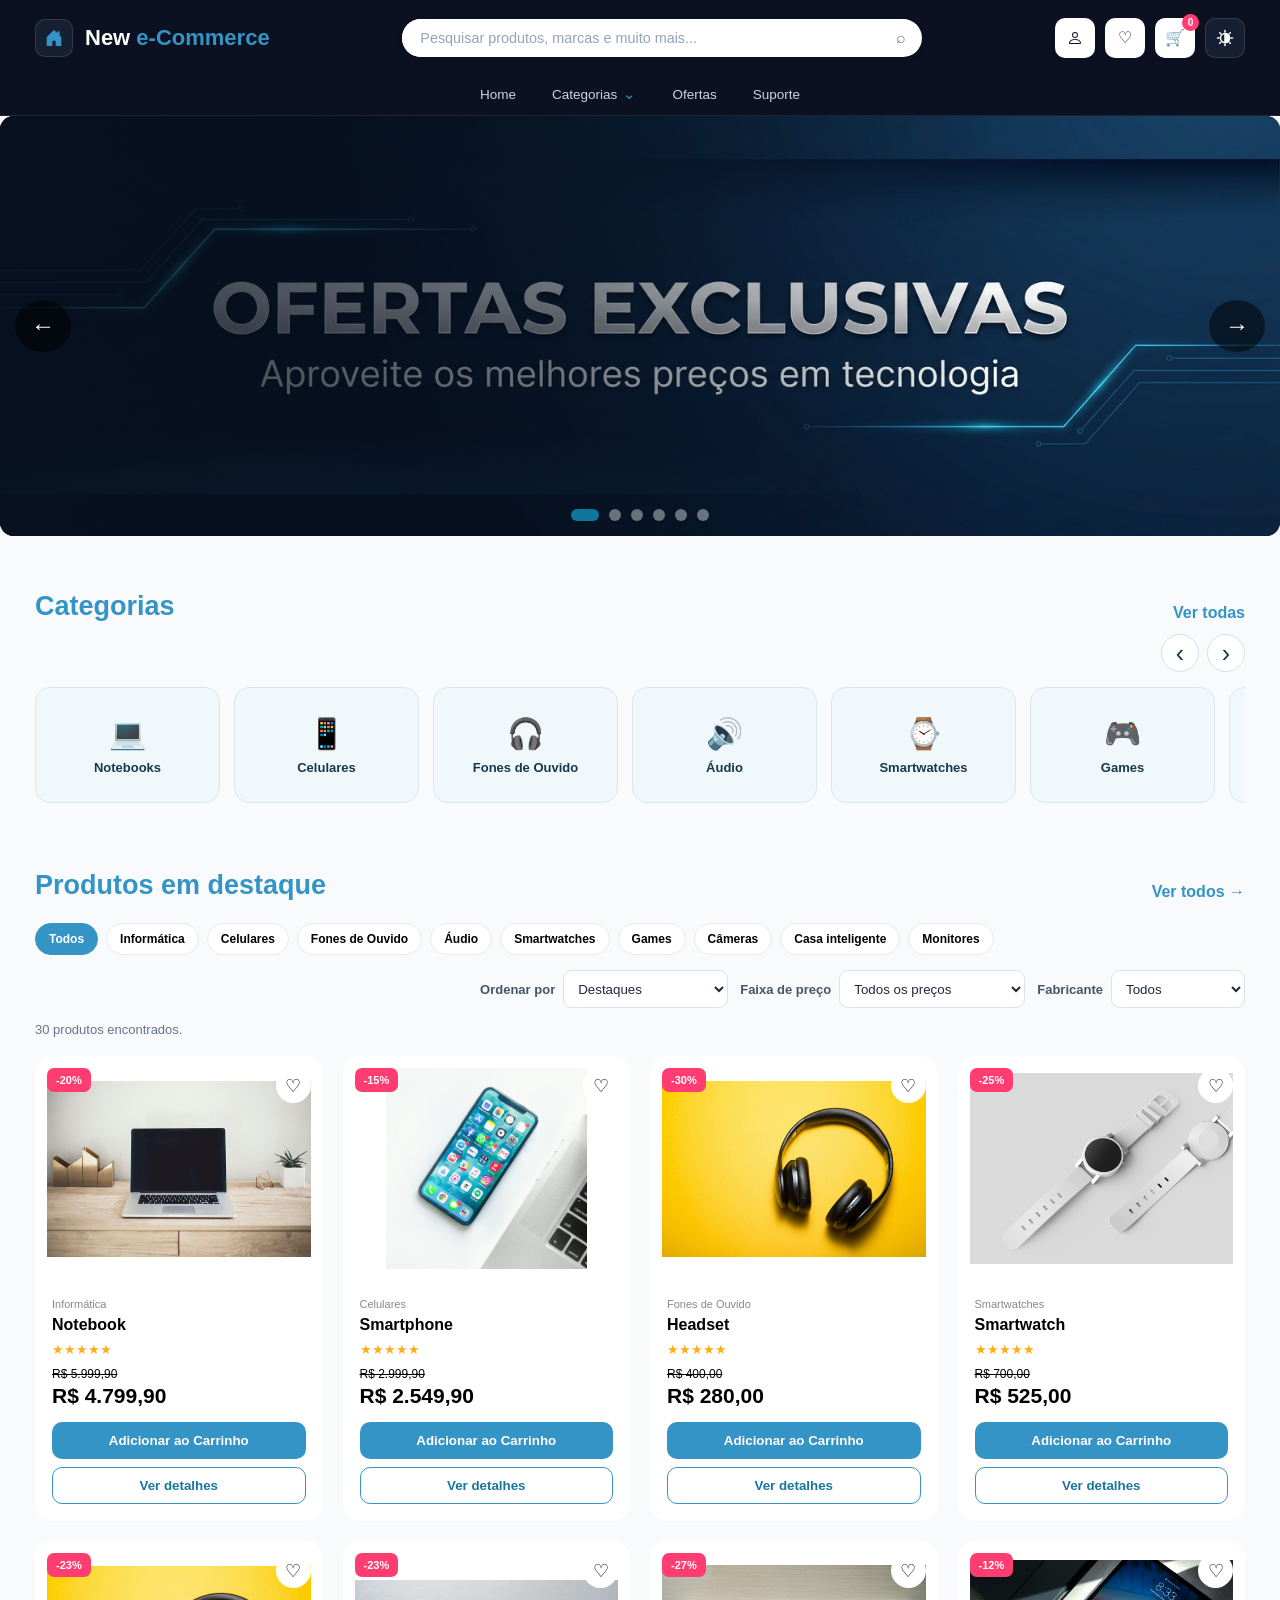
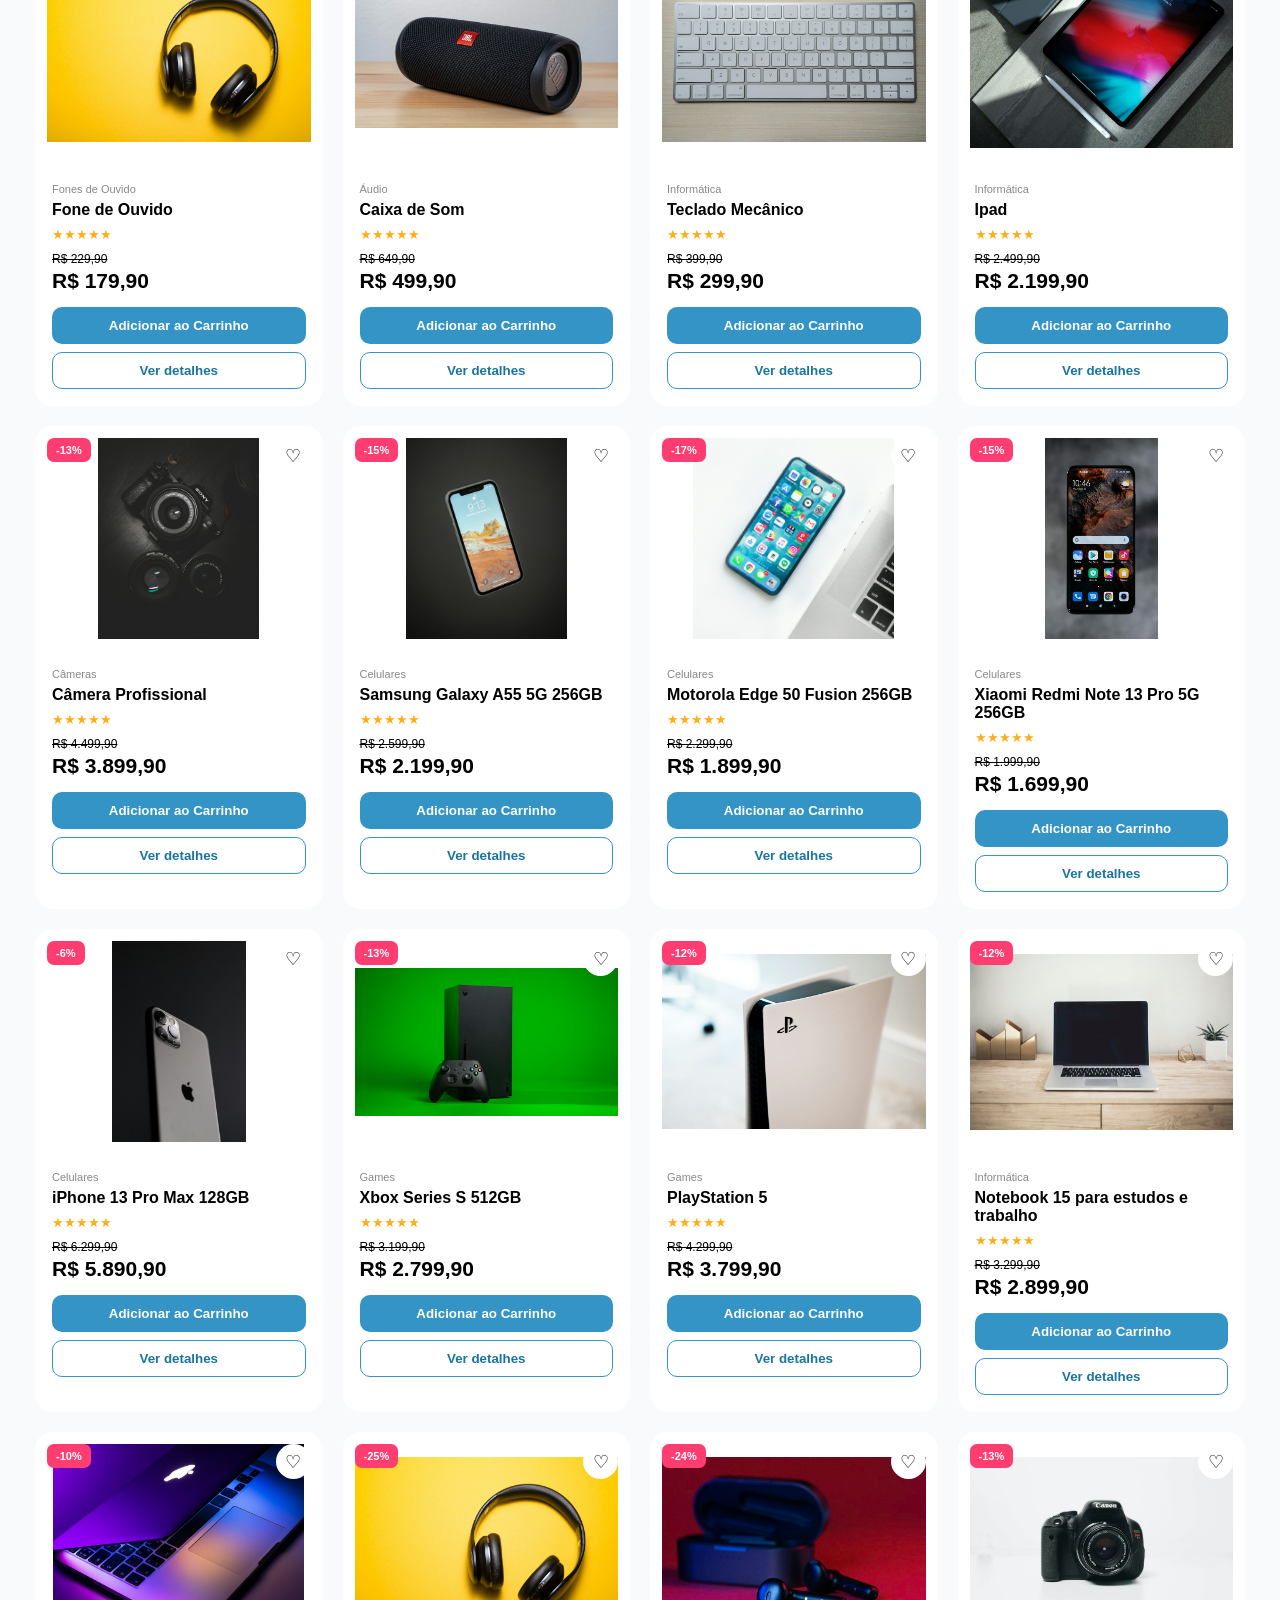
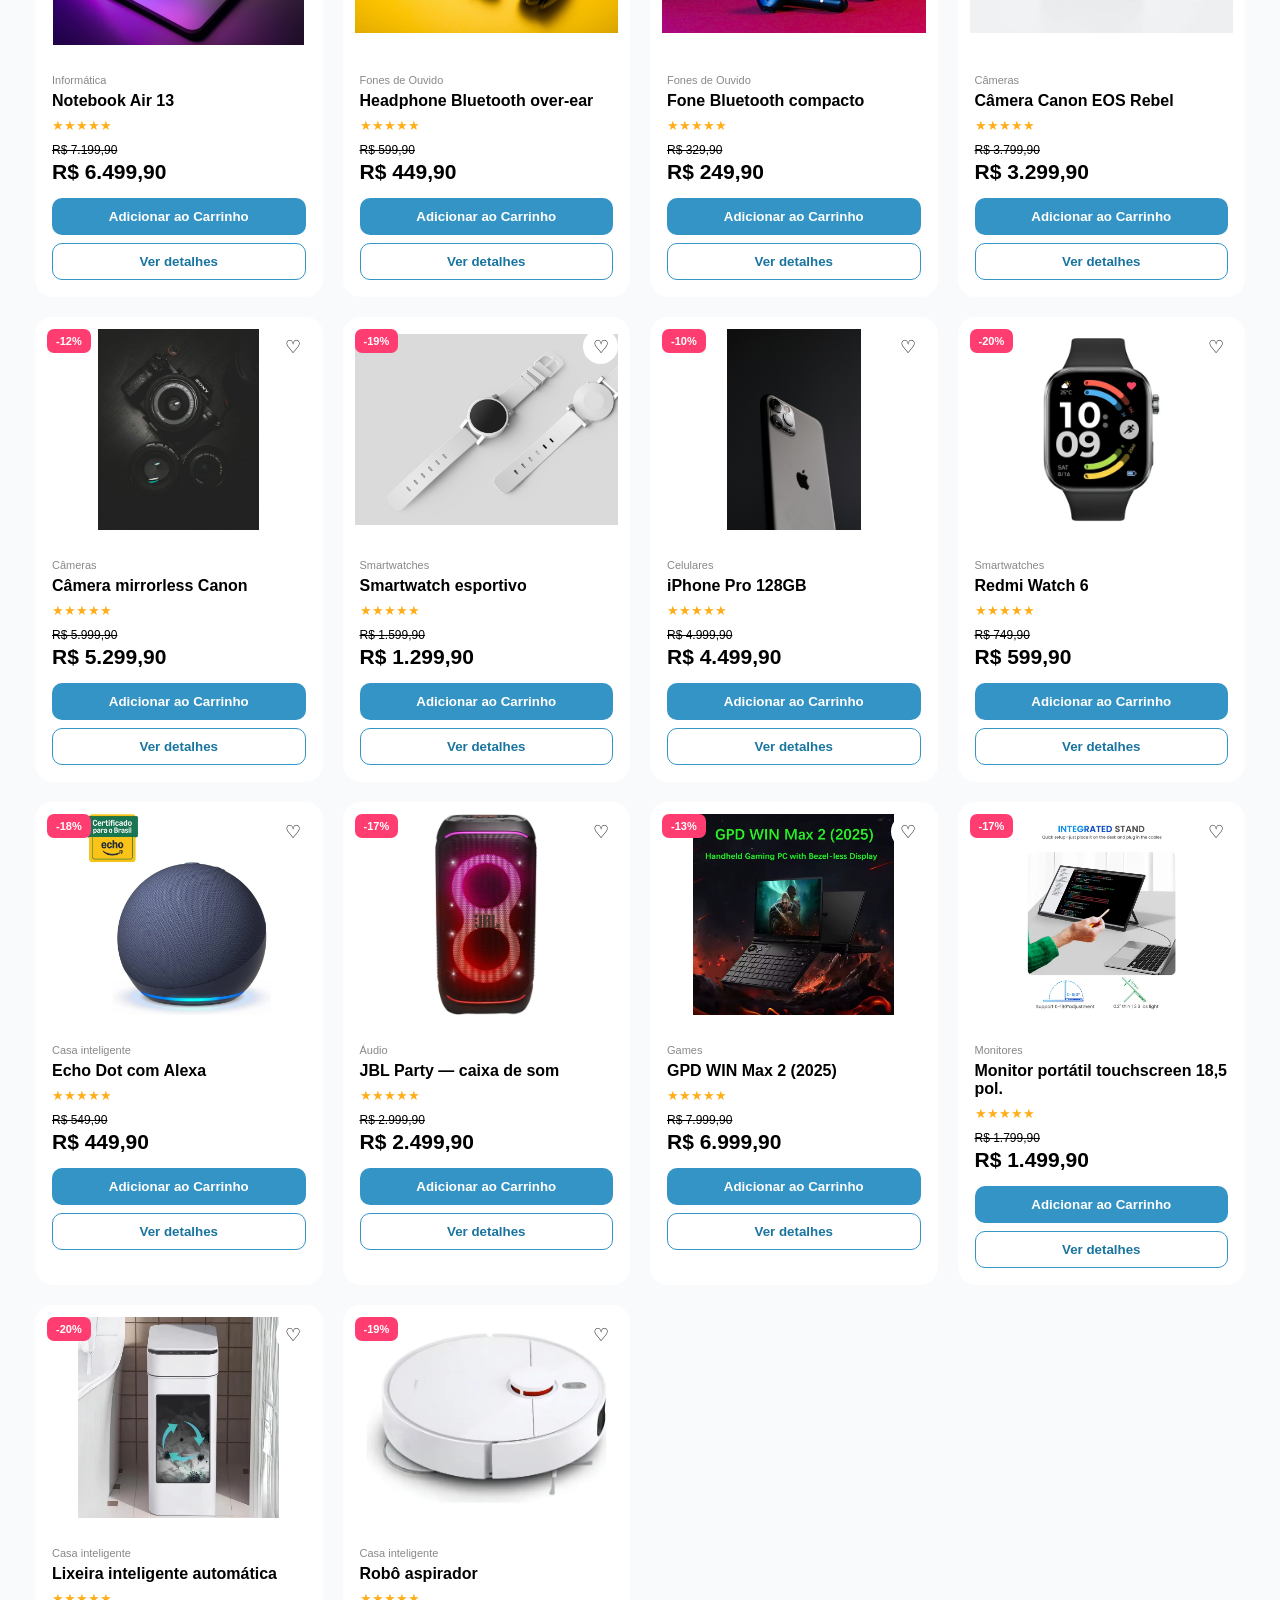
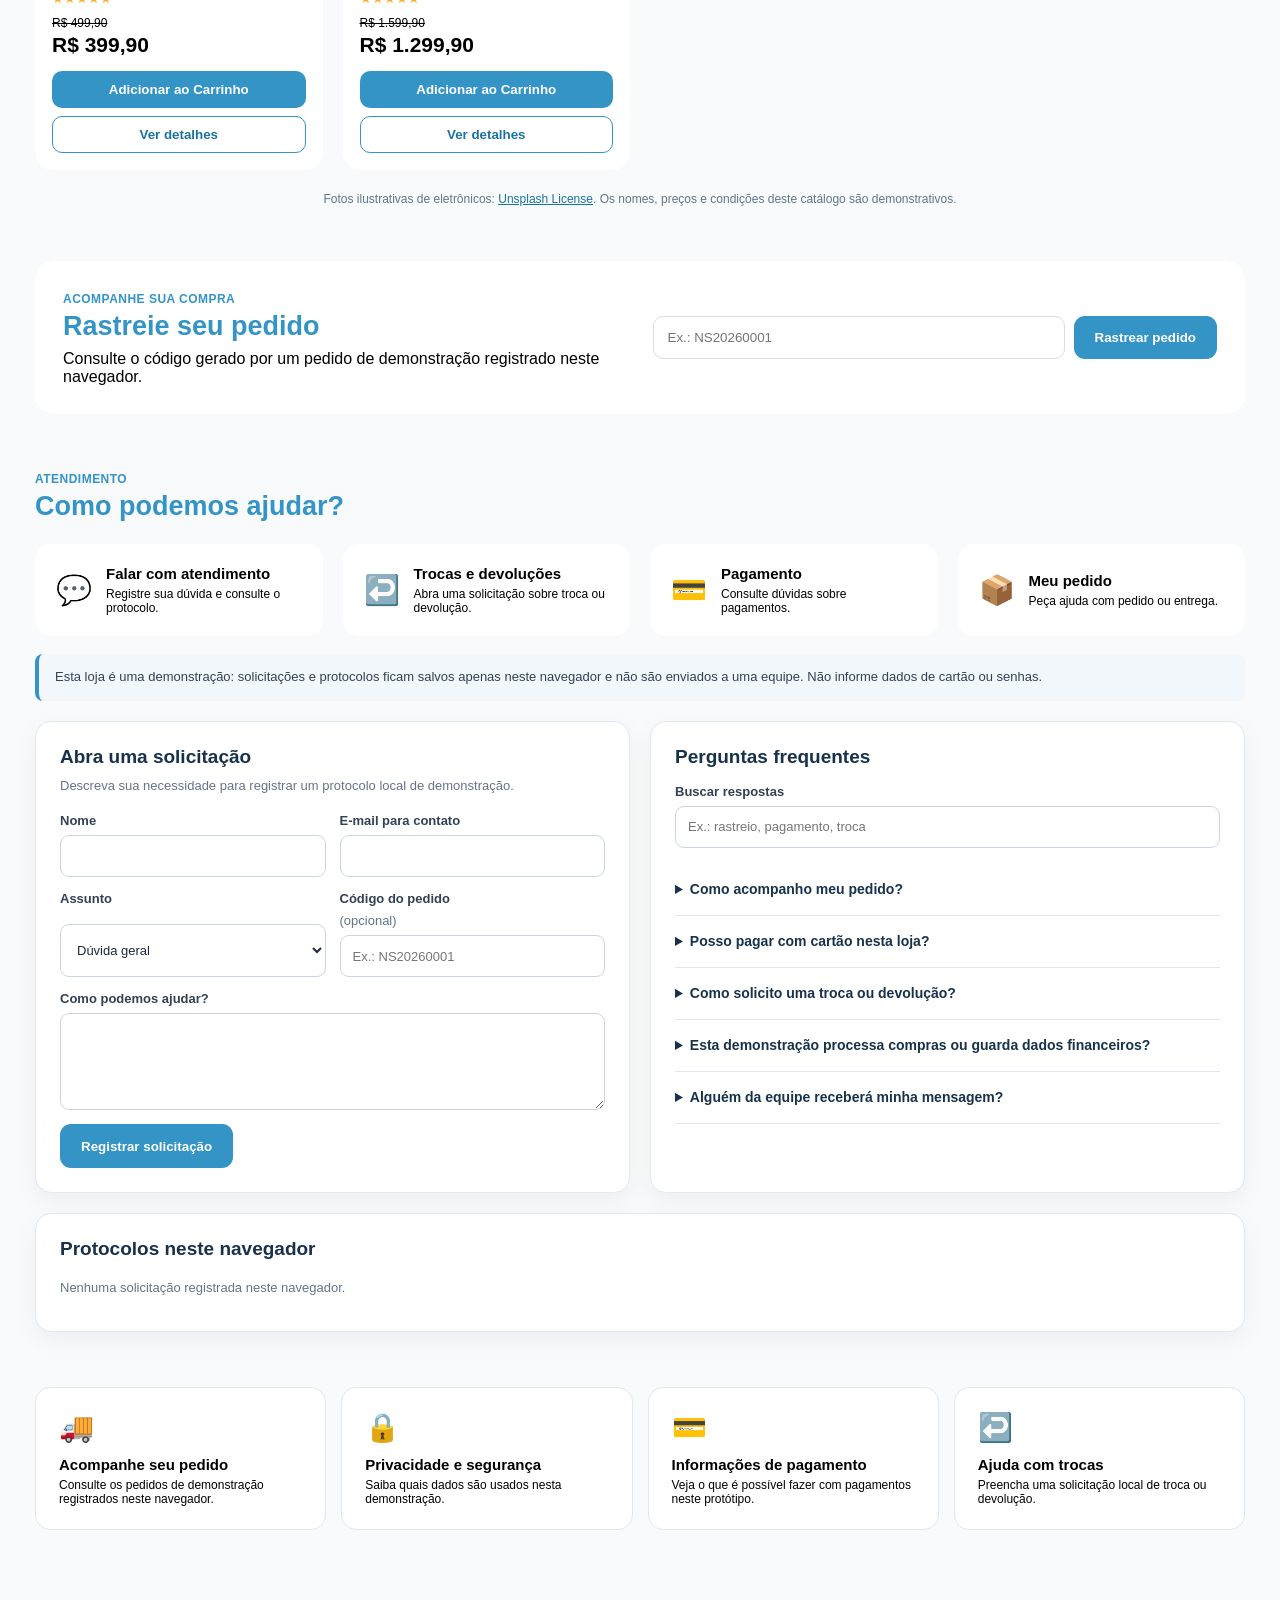
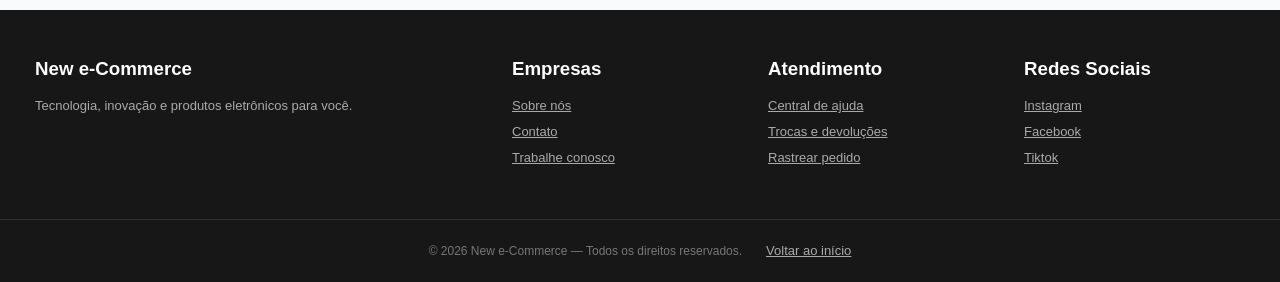
<file: documento/index.html>
<!DOCTYPE html>
<html lang="pt-BR">

<!-- Página inicial: reúne banners, categorias, catálogo, rastreio e atendimento. -->

<head>
    <meta charset="UTF-8">
    <meta name="viewport" content="width=device-width, initial-scale=1.0">
    <title>new e-Commerce</title>

    <link rel="stylesheet" href="assets/css/shared/navbar.css">
    <link rel="stylesheet" href="assets/css/storefront/carrossel.css">
    <link rel="stylesheet" href="assets/css/storefront/categorias.css">
    <link rel="stylesheet" href="assets/css/storefront/produtos.css">
    <link rel="stylesheet" href="assets/css/pages/cart.css">
    <link rel="stylesheet" href="assets/css/pages/account.css">
    <link rel="stylesheet" href="assets/css/storefront/atendimento.css">
    <link rel="stylesheet" href="assets/css/shared/rodapé.css">
    <link rel="stylesheet" href="assets/css/shared/dashboard.css">

   <!-- favicon sera adicionmado aqui -->
</head>

<body>
    <!--Cabeçalho-->
    <header id="inicio">
        <!--o js coloca aumaticamente a navabr-->
    </header>

    <main>
        <!-- Banners de ofertas: cada slide leva à categoria correspondente do catálogo. -->
        <section id="carousel">
            <!-- Slide 1 -->
            <article class="slide ativo">
                <a href="#" class="slide-link">
                    <img src="assets/images/banners/Banner Exclusivo.png"
                        alt="Seleção de ofertas em produtos eletrônicos">
                </a>
            </article>

            <!-- Slide 2 -->
            <article class="slide">
                <a href="#" class="slide-link">
                    <img src="assets/images/banners/caixa de som.png" alt="Caixa de som para ouvir suas músicas">
                    <div class="slide-copy">
                        <span class="slide-eyebrow">Som para acompanhar você</span>
                        <h2>Curta suas músicas com mais presença</h2>
                        <p>Conheça caixas de som e outros produtos de áudio no catálogo.</p>
                        <span class="slide-cta">Explorar áudio</span>
                    </div>
                </a>
            </article>

            <!-- Slide 3 -->
            <article class="slide">
                <a href="#" class="slide-link">
                    <img src="assets/images/banners/fone bluethooth.png" alt="Fone Bluetooth para ouvir música">
                    <div class="slide-copy">
                        <span class="slide-eyebrow">Seu som, do seu jeito</span>
                        <h2>Fones para música, chamadas e rotina</h2>
                        <p>Veja os modelos disponíveis na categoria de áudio.</p>
                        <span class="slide-cta">Ver fones e áudio</span>
                    </div>
                </a>
            </article>

            <!-- Slide 4 -->
            <article class="slide">
                <a href="#" class="slide-link">
                    <img src="assets/images/banners/smartwath.png" alt="Relógio inteligente smartwatch">
                    <div class="slide-copy">
                        <span class="slide-eyebrow">Tecnologia no pulso</span>
                        <h2>Descubra os destaques em smartwatches</h2>
                        <p>Explore relógios inteligentes e encontre seu próximo companheiro.</p>
                        <span class="slide-cta">Ver smartwatches</span>
                    </div>
                </a>
            </article>

            <!-- Slide 5 -->
            <article class="slide">
                <a href="#" class="slide-link">
                    <img src="assets/images/banners/teclado mecânico.png" alt="Teclado mecânico para computador">
                    <div class="slide-copy">
                        <span class="slide-eyebrow">Monte seu espaço</span>
                        <h2>Mais conforto para jogar e trabalhar</h2>
                        <p>Confira teclados e acessórios de informática no catálogo.</p>
                        <span class="slide-cta">Explorar informática</span>
                    </div>
                </a>
            </article>

            <!-- Slide 6 -->
            <article class="slide">
                <a href="#" class="slide-link">
                    <img src="assets/images/banners/ps5.png" alt="Console PlayStation 5">
                    <div class="slide-copy">
                        <span class="slide-eyebrow">Partiu jogar?</span>
                        <h2>Entre no universo dos games</h2>
                        <p>Veja consoles e acessórios. Valores e condições são demonstrativos.</p>
                        <span class="slide-cta">Explorar games</span>
                    </div>
                </a>
            </article>

            <!-- Botões de navegação lateral -->
            <button id="btn-before">&#8592;</button>
            <button id="btn-after">&#8594;</button>
        </section>

        <!-- Atalhos para filtrar rapidamente o catálogo por categoria. -->
        <section class="section" id="categorias">
            <div class="section-header">
                <h2>Categorias</h2>
                <a href="#">Ver todas</a>
            </div>
            <div class="categories-controls">
                <button class="category-scroll" type="button" data-category-scroll="-1"
                    aria-label="Ver categorias anteriores">‹</button>
                <button class="category-scroll" type="button" data-category-scroll="1"
                    aria-label="Ver próximas categorias">›</button>
            </div>
            <div class="categories-viewport" id="categoriesViewport">
                <div class="categories" role="group" aria-label="Categorias de produtos">
                    <div class="category" role="button" tabindex="0" aria-pressed="false">
                        <div class="category-icon">💻</div>
                        <span>Notebooks</span>
                    </div>
                    <div class="category" role="button" tabindex="0" aria-pressed="false">
                        <div class="category-icon">📱</div>
                        <span>Celulares</span>
                    </div>
                    <div class="category" role="button" tabindex="0" aria-pressed="false">
                        <div class="category-icon">🎧</div>
                        <span>Fones de Ouvido</span>
                    </div>
                    <div class="category" role="button" tabindex="0" aria-pressed="false">
                        <div class="category-icon">🔊</div>
                        <span>Áudio</span>
                    </div>
                    <div class="category" role="button" tabindex="0" aria-pressed="false">
                        <div class="category-icon">⌚</div>
                        <span>Smartwatches</span>
                    </div>
                    <div class="category" role="button" tabindex="0" aria-pressed="false">
                        <div class="category-icon">🎮</div>
                        <span>Games</span>
                    </div>
                    <div class="category" role="button" tabindex="0" aria-pressed="false">
                        <div class="category-icon">📸</div>
                        <span>Câmeras</span>
                    </div>
                    <div class="category" role="button" tabindex="0" aria-pressed="false">
                        <div class="category-icon">🏠</div>
                        <span>Casa inteligente</span>
                    </div>
                    <div class="category" role="button" tabindex="0" aria-pressed="false">
                        <div class="category-icon">🖥️</div>
                        <span>Monitores</span>
                    </div>
                </div>
            </div>
        </section>

        <!-- Catálogo interativo com busca, filtros, ordenação, detalhes, favoritos e carrinho. -->
        <section class="section" id="productsSection">
            <span id="ofertas"></span>
            <div class="section-header">
                <div>
                    <h2>Produtos em destaque</h2>
                </div>
                <a href="#">Ver todos →</a>
            </div>
            <div class="filter-row">
                <button class="filter-chip action" data-filter="todos">Todos</button>
                <button class="filter-chip" data-filter="Informática">Informática</button>
                <button class="filter-chip" data-filter="Celulares">Celulares</button>
                <button class="filter-chip" data-filter="Fones de Ouvido">Fones de Ouvido</button>
                <button class="filter-chip" data-filter="Áudio">Áudio</button>
                <button class="filter-chip" data-filter="Smartwatches">Smartwatches</button>
                <button class="filter-chip" data-filter="Games">Games</button>
                <button class="filter-chip" data-filter="Câmeras">Câmeras</button>
                <button class="filter-chip" data-filter="Casa inteligente">Casa inteligente</button>
                <button class="filter-chip" data-filter="Monitores">Monitores</button>
            </div>
            <div class="catalog-controls">
                <label>
                    Ordenar por
                    <select id="productSort">
                        <option value="featured">Destaques</option>
                        <option value="price-asc">Menor preço</option>
                        <option value="price-desc">Maior preço</option>
                        <option value="name">Nome do produto</option>
                    </select>
                </label>
                <label>
                    Faixa de preço
                    <select id="productPrice">
                        <option value="all">Todos os preços</option>
                        <option value="0-500">Até R$ 500</option>
                        <option value="500-1500">R$ 500 a R$ 1.500</option>
                        <option value="1500-3000">R$ 1.500 a R$ 3.000</option>
                        <option value="3000+">Acima de R$ 3.000</option>
                    </select>
                </label>
                <label>
                    Fabricante
                    <select id="productBrand">
                        <option value="all">Todos</option>
                        <option value="Samsung">Samsung</option>
                        <option value="Motorola">Motorola</option>
                        <option value="Xiaomi">Xiaomi</option>
                        <option value="Apple">Apple</option>
                        <option value="Microsoft">Microsoft</option>
                        <option value="Sony">Sony</option>
                        <option value="Canon">Canon</option>
                        <option value="Amazon">Amazon</option>
                        <option value="JBL">JBL</option>
                        <option value="GPD">GPD</option>
                        <option value="UPERFECT">UPERFECT</option>
                    </select>
                </label>
            </div>

            <p class="results-message" id="resultsMessage" aria-live="polite"></p>

            <div class="products" id="products">
                <article class="product" id="notebooks" data-id="1">
                    <div class="product-image">
                        <span class="discount">-20%</span>
                        <button class="favorite" data-favorite="1" aria-label="Favoritar Notebook">♡</button>
                        <span class="product-placeholder" aria-hidden="true">💻</span>
                    </div>
                    <div class="product-info">
                        <div class="product-category">Informática</div>
                        <div class="product-name">Notebook</div>
                        <div class="rating">★★★★★</div>
                        <div class="price-old">R$ 5.999,90</div>
                        <div class="price">R$ 4.799,90</div>
                        <button class="add-cart" data-add="1">Adicionar ao Carrinho</button>
                    </div>
                </article>
                <article class="product" id="celulares" data-id="2">
                    <div class="product-image">
                        <span class="discount">-15%</span>
                        <button class="favorite" data-favorite="2" aria-label="Favoritar Smartphone">♡</button>
                        <span class="product-placeholder" aria-hidden="true">📱</span>
                    </div>
                    <div class="product-info">
                        <div class="product-category">Celulares</div>
                        <div class="product-name">Smartphone</div>
                        <div class="rating">★★★★★</div>
                        <div class="price-old">R$ 2.999,90</div>
                        <div class="price">R$ 2.549,90</div>
                        <button class="add-cart" data-add="2">Adicionar ao Carrinho</button>
                    </div>
                </article>
                <article class="product" data-id="3">
                    <div class="product-image">
                        <span class="discount">-30%</span>
                        <button class="favorite" data-favorite="3" aria-label="Favoritar Headset">♡</button>
                        <span class="product-placeholder" aria-hidden="true">🎧</span>
                    </div>
                    <div class="product-info">
                        <div class="product-category">Fones de Ouvido</div>
                        <div class="product-name">Headset</div>
                        <div class="rating">★★★★★</div>
                        <div class="price-old">R$ 400,00</div>
                        <div class="price">R$ 280,00</div>
                        <button class="add-cart" data-add="3">Adicionar ao Carrinho</button>
                    </div>
                </article>
                <article class="product" data-id="4">
                    <div class="product-image">
                        <span class="discount">-25%</span>
                        <button class="favorite" data-favorite="4" aria-label="Favoritar Smartwatch">♡</button>
                        <span class="product-placeholder" aria-hidden="true">⌚</span>
                    </div>
                    <div class="product-info">
                        <div class="product-category">Smartwatches</div>
                        <div class="product-name">Smartwatch</div>
                        <div class="rating">★★★★★</div>
                        <div class="price-old">R$ 700,00</div>
                        <div class="price">R$ 525,00</div>
                        <button class="add-cart" data-add="4">Adicionar ao Carrinho</button>
                    </div>
                </article>
                <article class="product" data-id="5">
                    <div class="product-image">
                        <span class="discount">-23%</span>
                        <button class="favorite" data-favorite="5" aria-label="Favoritar Fone de Ouvido">♡</button>
                        <span class="product-placeholder" aria-hidden="true">🎧</span>
                    </div>
                    <div class="product-info">
                        <div class="product-category">Fones de Ouvido</div>
                        <div class="product-name">Fone de Ouvido</div>
                        <div class="rating">★★★★★</div>
                        <div class="price-old">R$ 229,90</div>
                        <div class="price">R$ 179,90</div>
                        <button class="add-cart" data-add="5">Adicionar ao Carrinho</button>
                    </div>
                </article>
                <article class="product" id="audio" data-id="6">
                    <div class="product-image">
                        <span class="discount">-23%</span>
                        <button class="favorite" data-favorite="6" aria-label="Favoritar Caixa de Som">♡</button>
                        <span class="product-placeholder" aria-hidden="true">🔊</span>
                    </div>
                    <div class="product-info">
                        <div class="product-category">Áudio</div>
                        <div class="product-name">Caixa de Som</div>
                        <div class="rating">★★★★★</div>
                        <div class="price-old">R$ 649,90</div>
                        <div class="price">R$ 499,90</div>
                        <button class="add-cart" data-add="6">Adicionar ao Carrinho</button>
                    </div>
                </article>
                <article class="product" data-id="7">
                    <div class="product-image">
                        <span class="discount">-27%</span>
                        <button class="favorite" data-favorite="7" aria-label="Favoritar Teclado Mecânico">♡</button>
                        <span class="product-placeholder" aria-hidden="true">⌨️</span>
                    </div>
                    <div class="product-info">
                        <div class="product-category">Informática</div>
                        <div class="product-name">Teclado Mecânico</div>
                        <div class="rating">★★★★★</div>
                        <div class="price-old">R$ 399,90</div>
                        <div class="price">R$ 299,90</div>
                        <button class="add-cart" data-add="7">Adicionar ao Carrinho</button>
                    </div>
                </article>
                <article class="product" data-id="8">
                    <div class="product-image">
                        <span class="discount">-12%</span>
                        <button class="favorite" data-favorite="8" aria-label="Favoritar Ipad">♡</button>
                        <span class="product-placeholder" aria-hidden="true">📱</span>
                    </div>
                    <div class="product-info">
                        <div class="product-category">Informática</div>
                        <div class="product-name">Ipad</div>
                        <div class="rating">★★★★★</div>
                        <div class="price-old">R$ 2.499,90</div>
                        <div class="price">R$ 2.199,90</div>
                        <button class="add-cart" data-add="8">Adicionar ao Carrinho</button>
                    </div>
                </article>
                <article class="product" data-id="9">
                    <div class="product-image">
                        <span class="discount">-13%</span>
                        <button class="favorite" data-favorite="9" aria-label="Favoritar Câmera Profissional">♡</button>
                        <span class="product-placeholder" aria-hidden="true">📷</span>
                    </div>
                    <div class="product-info">
                        <div class="product-category">Câmeras</div>
                        <div class="product-name">Câmera Profissional</div>
                        <div class="rating">★★★★★</div>
                        <div class="price-old">R$ 4.499,90</div>
                        <div class="price">R$ 3.899,90</div>
                        <button class="add-cart" data-add="9">Adicionar ao Carrinho</button>
                    </div>
                </article>
            </div>
            <p class="photo-credit">
                Fotos ilustrativas de eletrônicos: <a href="https://unsplash.com/license" target="_blank"
                    rel="noreferrer">Unsplash License</a>.
                Os nomes, preços e condições deste catálogo são demonstrativos.
            </p>
        </section>

        <dialog class="product-dialog" id="productDialog" aria-labelledby="productDialogTitle">
            <button class="dialog-close" type="button" aria-label="Fechar detalhes">×</button>
            <div class="product-dialog-content">
                <div>
                    <div class="product-dialog-image" id="productDialogImage"></div>
                    <div class="product-dialog-gallery" id="productDialogGallery" aria-label="Imagens do produto"></div>
                </div>
                <div class="product-dialog-info">
                    <span class="eyebrow" id="productDialogCategory"></span>
                    <h2 id="productDialogTitle"></h2>
                    <p class="rating" id="productDialogRating"></p>
                    <p id="productDialogDescription"></p>
                    <ul class="product-dialog-features" id="productDialogFeatures" hidden></ul>
                    <strong class="product-dialog-price" id="productDialogPrice"></strong>
                    <p class="delivery-note">Frete grátis para pedidos de demonstração.</p>
                    <button class="add-cart" id="productDialogAdd" type="button">Adicionar ao Carrinho</button>
                </div>
            </div>
        </dialog>

        <!-- Consulta local dos códigos de pedidos de demonstração. -->
        <section class="section tracking-section" id="rastreio">
            <div class="tracking-card">
                <div>
                    <span class="eyebrow">Acompanhe sua compra</span>
                    <h2>Rastreie seu pedido</h2>
                    <p>Consulte o código gerado por um pedido de demonstração registrado neste navegador.</p>
                </div>
                <form id="trackingForm" class="tracking-form">
                    <input id="trackingInput" type="text" placeholder="Ex.: NS20260001" autocomplete="off" required>
                    <button class="primary-btn" type="submit">Rastrear pedido</button>
                </form>
                <div class="tracking-result" id="trackingResult" aria-live="polite" hidden></div>
            </div>
        </section>

        <!-- Central de ajuda com formulário local, FAQ e histórico de protocolos do navegador. -->
        <Section class="section" id="suporte">
            <div class="section-header">
                <div>
                    <span class="eyebrow">Atendimento</span>
                    <h2>Como podemos ajudar?</h2>
                </div>
            </div>
            <div class="support-grid">
                <button class="support-card" data-support="chat">
                    <span>💬</span>
                    <div>
                        <h3>Falar com atendimento</h3>
                        <p>Registre sua dúvida e consulte o protocolo.</p>
                    </div>
                </button>
                <button class="support-card" data-support="troca">
                    <span>↩️</span>
                    <div>
                        <h3>Trocas e devoluções</h3>
                        <p>Abra uma solicitação sobre troca ou devolução.</p>
                    </div>
                </button>
                <button class="support-card" data-support="pagamento">
                    <span>💳</span>
                    <div>
                        <h3>Pagamento</h3>
                        <p>Consulte dúvidas sobre pagamentos.</p>
                    </div>
                </button>
                <button class="support-card" data-support="pedido">
                    <span>📦</span>
                    <div>
                        <h3>Meu pedido</h3>
                        <p>Peça ajuda com pedido ou entrega.</p>
                    </div>
                </button>
            </div>
            <p class="support-notice">
                Esta loja é uma demonstração: solicitações e protocolos ficam salvos apenas neste navegador
                e não são enviados a uma equipe. Não informe dados de cartão ou senhas.
            </p>
            <p class="support-result" id="supportResult" aria-live="polite" role="status" hidden></p>

            <div class="support-layout">
                <div class="support-panel">
                    <h3>Abra uma solicitação</h3>
                    <p>Descreva sua necessidade para registrar um protocolo local de demonstração.</p>
                    <form id="supportForm" class="support-form">
                        <label>
                            Nome
                            <input name="name" type="text" autocomplete="name" maxlength="80" required>
                        </label>
                        <label>
                            E-mail para contato
                            <input name="email" type="email" autocomplete="email" maxlength="120" required>
                        </label>
                        <label>
                            Assunto
                            <select id="supportTopic" name="topic" required>
                                <option value="duvida">Dúvida geral</option>
                                <option value="pedido">Pedido e entrega</option>
                                <option value="troca">Troca e devolução</option>
                                <option value="pagamento">Pagamento</option>
                                <option value="produto">Produto</option>
                            </select>
                        </label>
                        <label>
                            Código do pedido <span>(opcional)</span>
                            <input name="order" type="text" maxlength="40" placeholder="Ex.: NS20260001">
                        </label>
                        <label class="support-message-field">
                            Como podemos ajudar?
                            <textarea name="message" rows="5" minlength="10" maxlength="1000" required></textarea>
                        </label>
                        <button class="primary-btn" type="submit">Registrar solicitação</button>
                    </form>
                </div>

                <div class="support-panel">
                    <h3>Perguntas frequentes</h3>
                    <label class="support-faq-search">
                        Buscar respostas
                        <input id="supportFaqSearch" type="search" placeholder="Ex.: rastreio, pagamento, troca">
                    </label>
                    <div class="support-faq">
                        <details data-benefit-faq="shipping">
                            <summary>Como acompanho meu pedido?</summary>
                            <p>Pedidos de demonstração geram um código local. Use a área <a href="#rastreio">Rastrear
                                    pedido</a> para consultar o registro neste navegador.</p>
                        </details>
                        <details data-benefit-faq="payment">
                            <summary>Posso pagar com cartão nesta loja?</summary>
                            <p>Não. Esta demonstração não processa pagamentos nem solicita dados financeiros.</p>
                        </details>
                        <details data-benefit-faq="exchange">
                            <summary>Como solicito uma troca ou devolução?</summary>
                            <p>Selecione “Troca e devolução” no formulário e registre os detalhes. O protocolo é apenas
                                local e não substitui o contato com uma loja real.</p>
                        </details>
                        <details data-benefit-faq="security">
                            <summary>Esta demonstração processa compras ou guarda dados financeiros?</summary>
                            <p>Não. A loja não processa pagamentos nem solicita dados de cartão ou senhas. Algumas
                                preferências e registros de demonstração ficam salvos localmente neste navegador.</p>
                        </details>
                        <details>
                            <summary>Alguém da equipe receberá minha mensagem?</summary>
                            <p>Não. Sem um serviço de backend, a solicitação permanece salva somente neste navegador.
                            </p>
                        </details>
                    </div>
                    <p id="supportFaqEmpty" class="support-empty" hidden>Nenhuma resposta encontrada. Tente outros
                        termos ou registre uma solicitação.</p>
                </div>
            </div>

            <div class="support-history">
                <h3>Protocolos neste navegador</h3>
                <div id="supportTicketList" class="support-ticket-list" aria-live="polite"></div>
            </div>
        </Section>

        <!-- Atalhos para rastreio, informações de segurança/pagamento e formulário de trocas. -->
        <section class="section benefits-section">
            <div class="benefits">
                <button class="benefit" type="button" data-benefit="shipping">
                    <span>🚚</span>
                    <h3>Acompanhe seu pedido</h3>
                    <p>Consulte os pedidos de demonstração registrados neste navegador.</p>
                </button>
                <button class="benefit" type="button" data-benefit="security">
                    <span>🔒</span>
                    <h3>Privacidade e segurança</h3>
                    <p>Saiba quais dados são usados nesta demonstração.</p>
                </button>
                <button class="benefit" type="button" data-benefit="payment">
                    <span>💳</span>
                    <h3>Informações de pagamento</h3>
                    <p>Veja o que é possível fazer com pagamentos neste protótipo.</p>
                </button>
                <button class="benefit" type="button" data-benefit="exchange">
                    <span>↩️</span>
                    <h3>Ajuda com trocas</h3>
                    <p>Preencha uma solicitação local de troca ou devolução.</p>
                </button>
            </div>
        </section>
    </main>

    <!-- Rodapé da página -->
    <footer>
        <div class="footer">
            <div>
                <h3>New e-Commerce</h3>
                <p>Tecnologia, inovação e produtos eletrônicos para você.</p>
            </div>
            <div>
                <h3>Empresas</h3>
                <a href="#inicio">Sobre nós</a>
                <a href="#suporte">Contato</a>
                <a href="#suporte">Trabalhe conosco</a>
            </div>
            <div>
                <h3>Atendimento</h3>
                <a href="#suporte">Central de ajuda</a>
                <a href="#suporte" data-support="troca">Trocas e devoluções</a>
                <a href="#rastreio">Rastrear pedido</a>
            </div>
            <div>
                <h3>Redes Sociais</h3>
                <a href="#" data-social="Instagram">Instagram</a>
                <a href="#" data-social="Facebook">Facebook</a>
                <a href="#" data-social="Tiktok">Tiktok</a>
            </div>
        </div>
        <div class="copyright">
            <span>© 2026 New e-Commerce — Todos os direitos reservados.</span>
            <a href="#inicio">Voltar ao início</a>
        </div>
    </footer>

    <!-- Code injected by live-server -->
    <script>
        // <![CDATA[  <-- For SVG support
        if ('WebSocket' in window) {
            (function () {
                function refreshCSS() {
                    var sheets = [].slice.call(document.getElementsByTagName("link"));
                    var head = document.getElementsByTagName("head")[0];
                    for (var i = 0; i < sheets.length; ++i) {
                        var elem = sheets[i];
                        var parent = elem.parentElement || head;
                        parent.removeChild(elem);
                        var rel = elem.rel;
                        if (elem.href && typeof rel != "string" || rel.length == 0 || rel.toLowerCase() == "stylesheet") {
                            var url = elem.href.replace(/(&|\?)_cacheOverride=\d+/, '');
                            elem.href = url + (url.indexOf('?') >= 0 ? '&' : '?') + '_cacheOverride=' + (new Date().valueOf());
                        }
                        parent.appendChild(elem);
                    }
                }
                var protocol = window.location.protocol === 'http:' ? 'ws://' : 'wss://';
                var address = protocol + window.location.host + window.location.pathname + '/ws';
                var socket = new WebSocket(address);
                socket.onmessage = function (msg) {
                    if (msg.data == 'reload') window.location.reload();
                    else if (msg.data == 'refreshcss') refreshCSS();
                };
                if (sessionStorage && !sessionStorage.getItem('IsThisFirstTime_Log_From_LiveServer')) {
                    console.log('Live reload enabled.');
                    sessionStorage.setItem('IsThisFirstTime_Log_From_LiveServer', true);
                }
            })();
        }
        else {
            console.error('Upgrade your browser. This Browser is NOT supported WebSocket for Live-Reloading.');
        }
        // ]]>
    </script>
</body>

<!-- Scripts da página inicial: carrossel, navegação, tema e recursos do catálogo. -->
<script src="assets/js/storefront/carrossel.js"></script>
<script src="assets/js/shared/navbar.js"></script>
<script src="assets/js/shared/tema.js"></script>
<script src="assets/js/storefront/index.js"></script>
<script src="assets/js/shared/footer.js"></script>

</html>
</file>
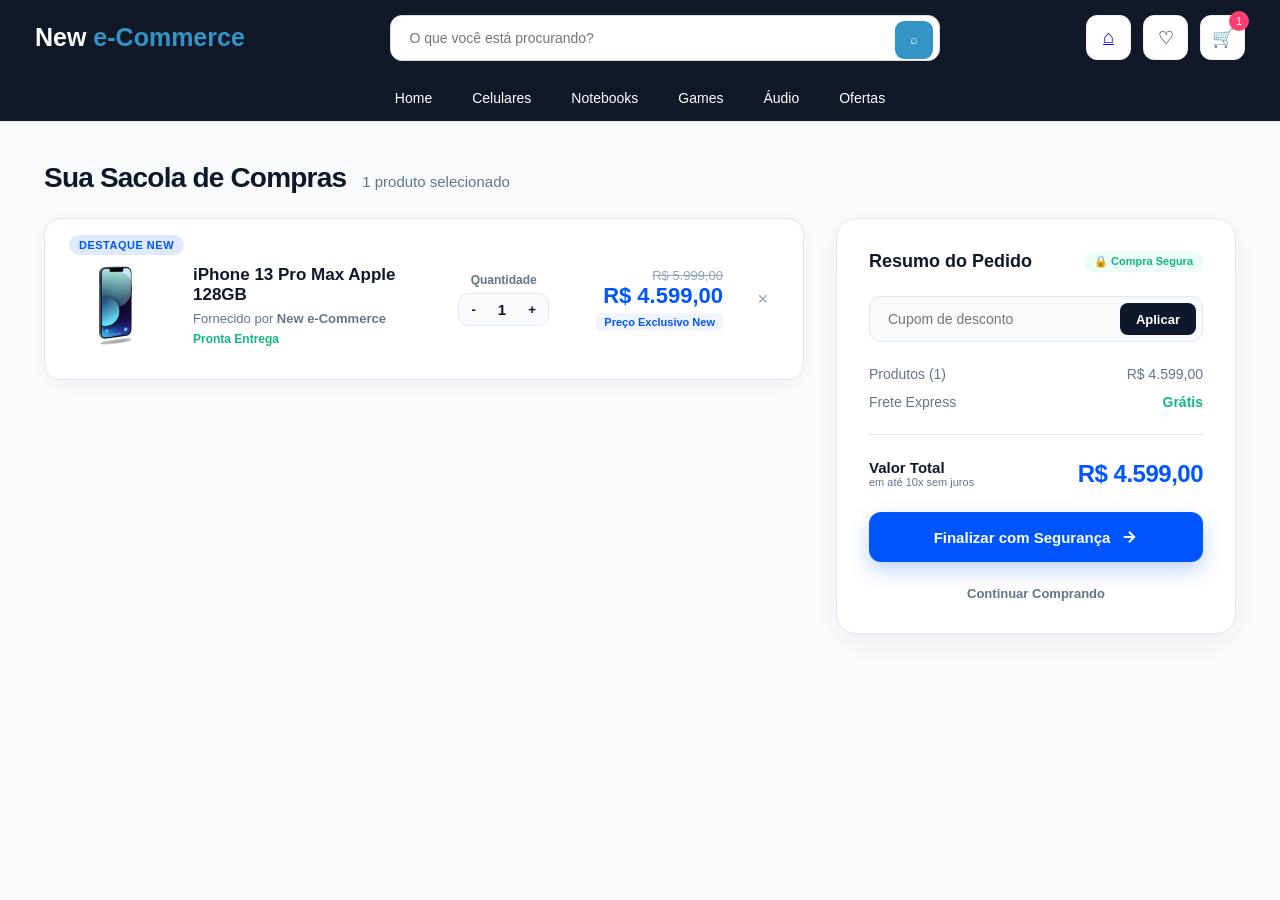
<file: cart.html>
<!DOCTYPE html>
<html lang="pt-BR">

<head>
    <meta charset="UTF-8">
    <meta name="viewport" content="width=device-width, initial-scale=1.0">
    <title>Carrinho compras - New e-Commerce</title>

    <link rel="stylesheet" href="css/navbar.css">
    <link rel="stylesheet" href="css/cart.css">
</head>

<body>

    <header>
        <div class="header">
            <div class="logo">
                New <span>e-Commerce</span>
            </div>
            <div class="search">
                <input type="text" id="searchInput" placeholder="O que você está procurando?">
                <button id="btnSearch">⌕</button>
            </div>
            <div class="header-actions">
                <a href="index.html" class="icon-btn" title="Home">⌂</a>
                <button class="icon-btn" title="Favorite">♡</button>
                <a href="cart.html" style="text-decoration: none;">
                    <button class="icon-btn" title="Cart">🛒 <span class="cart-count">1</span></button>
                </a>
            </div>
        </div>
        <nav class="primary">
            <ul>
                <li><a href="index.html">Home</a></li>
                <li><a href="index.html#celulares">Celulares</a></li>
                <li><a href="index.html#notebooks">Notebooks</a></li>
                <li><a href="index.html#games">Games</a></li>
                <li><a href="index.html#audio">Áudio</a></li>
                <li><a href="index.html#ofertas">Ofertas</a></li>
            </ul>
        </nav>
    </header>

    <!-- Conteúdo Principal -->
    <main class="cart-container">
        <div class="cart-header-title">
            <h1>Sua Sacola de Compras</h1>
            <span class="items-count">1 produto selecionado</span>
        </div>

        <div class="cart-content">
            <!-- Lista de Produtos -->
            <div class="cart-products-list">
                <div class="cart-item-card">
                    <div class="item-badge">Destaque New</div>
                    <img src="img/image2.png" alt="iPhone 13 Pro Max">
                    
                    <div class="item-info">
                        <h3>iPhone 13 Pro Max Apple 128GB</h3>
                        <span class="item-seller">Fornecido por <strong>New e-Commerce</strong></span>
                        <div class="item-stock">Pronta Entrega</div>
                    </div>
                    
                    <div class="item-quantity-box">
                        <label>Quantidade</label>
                        <div class="qty-selector">
                            <button>-</button>
                            <span>1</span>
                            <button>+</button>
                        </div>
                    </div>

                    <div class="item-price-box">
                        <span class="old-price">R$ 5.999,00</span>
                        <span class="current-price">R$ 4.599,00</span>
                        <span class="exclusive-tag">Preço Exclusivo New</span>
                    </div>

                    <button class="item-delete-btn" title="Remover item">✕</button>
                </div>
            </div>

            <!-- Painel de Finalização -->
            <aside class="checkout-panel">
                <div class="panel-header">
                    <h2>Resumo do Pedido</h2>
                    <span class="secure-badge">🔒 Compra Segura</span>
                </div>

                <!-- cupom -->
                <div class="panel-coupon">
                    <div class="coupon-field-wrapper">
                        <input type="text" placeholder="Cupom de desconto">
                        <button type="button">Aplicar</button>
                    </div>
                </div>

                <!-- Detalhes de Valores -->
                <div class="panel-details">
                    <div class="detail-row">
                        <span>Produtos (1)</span>
                        <span>R$ 4.599,00</span>
                    </div>
                    <div class="detail-row">
                        <span>Frete Express</span>
                        <span class="highlight-green">Grátis</span>
                    </div>
                </div>

                <div class="panel-separator"></div>

                <!-- Bloco de Total Destacado -->
                <div class="panel-total-section">
                    <div class="total-label-group">
                        <span>Valor Total</span>
                        <span class="installments-info">em até 10x sem juros</span>
                    </div>
                    <div class="total-value-group">
                        <span class="main-price">R$ 4.599,00</span>
                    </div>
                </div>

                <!-- Botão de Ação Premium -->
                <a href="checkout.html" class="btn-proceed">
                    <span>Finalizar com Segurança</span>
                    <svg width="18" height="18" viewBox="0 0 24 24" fill="none" stroke="currentColor" stroke-width="2.5"><path d="M5 12h14M12 5l7 7-7 7"/></svg>
                </a>
                <a href="index.html" class="btn-back-shopping">Continuar Comprando</a>
            </aside>
        </div>
    </main>

    <footer></footer>

    <!-- Script de interatividade do carrinho -->
    <script src="js/cart.js"></script>

</body>

</html>
</file>
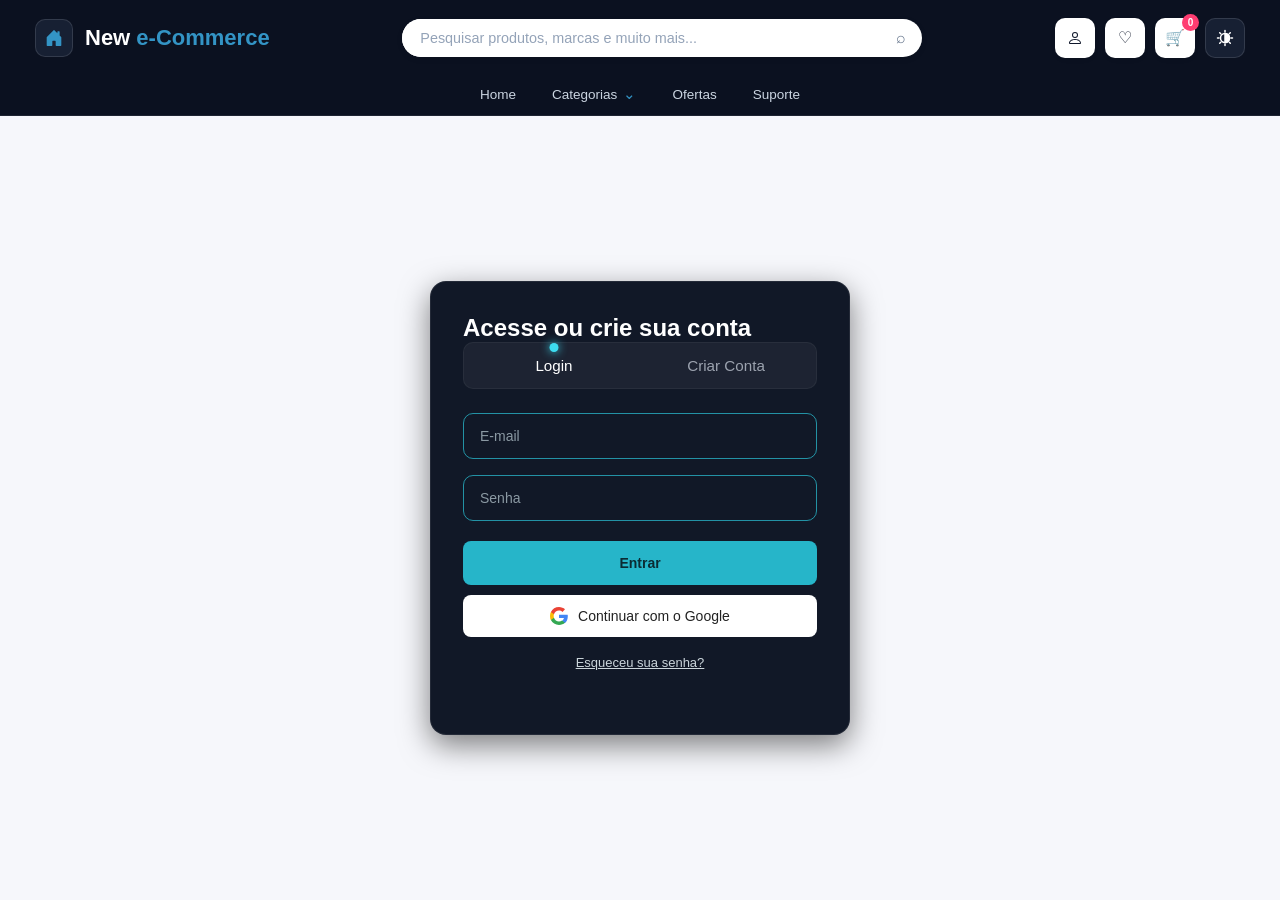
<file: documento/account.html>
<!DOCTYPE html>
<html lang="pt-BR">

<head>
    <meta charset="UTF-8">
    <meta name="viewport" content="width=device-width, initial-scale=1.0">
    <title>Entrar - Seu E-commerce</title>
    <link rel="stylesheet" href="assets/css/pages/account.css">
    <link rel="stylesheet" href="assets/css/shared/navbar.css">
    <style>
        .login-card {
            position: relative;
            background: #111827;
            border-radius: 16px;
            padding: 32px;
            width: 100%;
            max-width: 420px;
            box-shadow: 0 10px 30px rgba(0, 0, 0, 0.5);
            border: 1px solid rgba(255, 255, 255, 0.08);
            transition: transform 0.2s ease, box-shadow 0.2s ease;
            --mouse-x: 50%;
            --mouse-y: 50%;
        }

        .login-card::before {
            content: "";
            position: absolute;
            inset: -1px;
            border-radius: 17px;
            background: radial-gradient(600px circle at var(--mouse-x) var(--mouse-y),
                    rgba(45, 212, 191, 0.4),
                    transparent 40%);
            z-index: -1;
            pointer-events: none;
            transition: opacity 0.3s ease;
            opacity: 0.8;
        }

        .auth-tabs {
            position: relative;
            display: flex;
            background-color: rgba(255, 255, 255, 0.05);
            padding: 4px;
            border-radius: 10px;
            margin-bottom: 24px;
            border: 1px solid rgba(255, 255, 255, 0.05);
        }

        .tab-btn {
            flex: 1;
            background: transparent;
            border: none;
            color: #9ca3af;
            padding: 10px 16px;
            font-size: 0.95rem;
            font-weight: 500;
            cursor: pointer;
            z-index: 2;
            transition: color 0.3s ease;
        }

        .tab-btn.active {
            color: #ffffff;
        }

        .tab-indicator {
            position: absolute;
            top: 4px;
            bottom: 4px;
            left: 4px;
            width: calc(50% - 4px);
            background: linear-gradient(135deg, #06b6d4, #0d9488);
            border-radius: 7px;
            z-index: 1;
            transition: transform 0.3s cubic-bezier(0.4, 0, 0.2, 1);
            box-shadow: 0 2px 8px rgba(6, 182, 212, 0.3);
        }

        .auth-tabs[data-active="1"] .tab-indicator {
            transform: translateX(100%);
        }

        .role-selector {
            display: none;
            margin-bottom: 16px;
        }

        .role-selector label.role-title {
            display: block;
            color: #9ca3af;
            font-size: 0.9rem;
            margin-bottom: 8px;
        }

        .role-options {
            display: flex;
            gap: 12px;
        }

        .role-option {
            flex: 1;
            display: flex;
            align-items: center;
            justify-content: center;
            padding: 10px;
            background: rgba(255, 255, 255, 0.03);
            border: 1px solid rgba(255, 255, 255, 0.1);
            border-radius: 8px;
            color: #fff;
            cursor: pointer;
            font-size: 0.9rem;
            transition: all 0.2s;
        }

        .role-option input {
            margin-right: 8px;
            accent-color: #06b6d4;
        }

        .role-option:hover {
            background: rgba(255, 255, 255, 0.07);
        }
    </style>
</head>

<body class="login-body">

    <header>
       
    </header>

    <main class="login-main">
        <div class="login-card">
            <h2>Acesse ou crie sua conta</h2>

            <div class="auth-tabs" role="tablist" aria-label="Acesso à conta" data-active="0">
                <button type="button" class="tab-btn active" role="tab" aria-selected="true">Login</button>
                <button type="button" class="tab-btn" role="tab" aria-selected="false">Criar Conta</button>
                <div class="tab-indicator"></div>
            </div>

            <form id="auth-form">

                <div class="input-group" id="name-group">
                    <label for="nome">Nome completo</label>
                    <input type="text" id="nome" placeholder="Nome completo" autocomplete="name" maxlength="80">
                </div>

                <div class="role-selector" id="role-group">
                    <label class="role-title">Tipo de Conta</label>
                    <div class="role-options">
                        <label class="role-option">
                            <input type="radio" name="userRole" value="client" checked> Sou Comprador
                        </label>
                        <label class="role-option">
                            <input type="radio" name="userRole" value="vendor"> Quero Vender
                        </label>
                    </div>
                </div>

                <div class="input-group">
                    <label for="email">E-mail</label>
                    <input type="email" id="email" placeholder="E-mail" autocomplete="email" required>
                </div>

                <div class="input-group">
                    <label for="senha">Senha</label>
                    <input type="password" id="senha" placeholder="Senha" autocomplete="current-password" minlength="1"
                        maxlength="128" required>
                </div>

                <div class="input-group" id="password-confirm-group">
                    <label for="confirmar-senha">Confirme sua senha</label>
                    <input type="password" id="confirmar-senha" placeholder="Digite a senha novamente"
                        autocomplete="new-password" maxlength="128" disabled>
                </div>

                <button type="submit" class="btn-submit" id="submit-btn">Entrar</button>

                <div class="divider"><span>Ou entre com</span></div>

                <button type="button" class="btn-google" id="btn-google">
                    <svg viewBox="0 0 24 24" width="18" height="18">
                        <path fill="#4285F4"
                            d="M23.745 12.27c0-.7-.06-1.4-.19-2.07H12v4.51h6.6c-.29 1.52-1.14 2.82-2.4 3.68v3.05h3.88c2.27-2.09 3.66-5.17 3.66-9.17z" />
                        <path fill="#34A853"
                            d="M12 24c3.24 0 5.95-1.08 7.93-2.91l-3.88-3.05c-1.08.72-2.45 1.16-4.05 1.16-3.12 0-5.77-2.1-6.72-4.93H1.19v3.15C3.17 21.36 7.23 24 12 24z" />
                        <path fill="#FBBC05"
                            d="M5.28 14.27c-.25-.72-.38-1.49-.38-2.27s.13-1.55.38-2.27V6.58H1.19C.43 8.12 0 9.87 0 12s.43 3.88 1.19 5.42l4.09-3.15z" />
                        <path fill="#EA4335"
                            d="M12 4.75c1.77 0 3.35.61 4.6 1.8l3.42-3.42C17.95 1.19 15.24 0 12 0 7.23 0 3.17 2.64 1.19 6.58l4.09 3.15c.95-2.83 3.6-4.98 6.72-4.98z" />
                    </svg>
                    Continuar com o Google
                </button>

                <div class="auth-footer">
                    <a href="#" id="forgot-link">Esqueceu sua senha?</a>
                </div>
                <p id="authMessage" class="auth-message" role="status" aria-live="polite">
                    As contas são salvas no servidor quando o banco de dados está configurado.
                </p>
            </form>
        </div>
    </main>

    <script src="assets/js/pages/account.js"></script>
    <script src="assets/js/shared/navbar.js"></script>
    <script src="assets/js/shared/tema.js"></script>

</body>

</html>
</file>
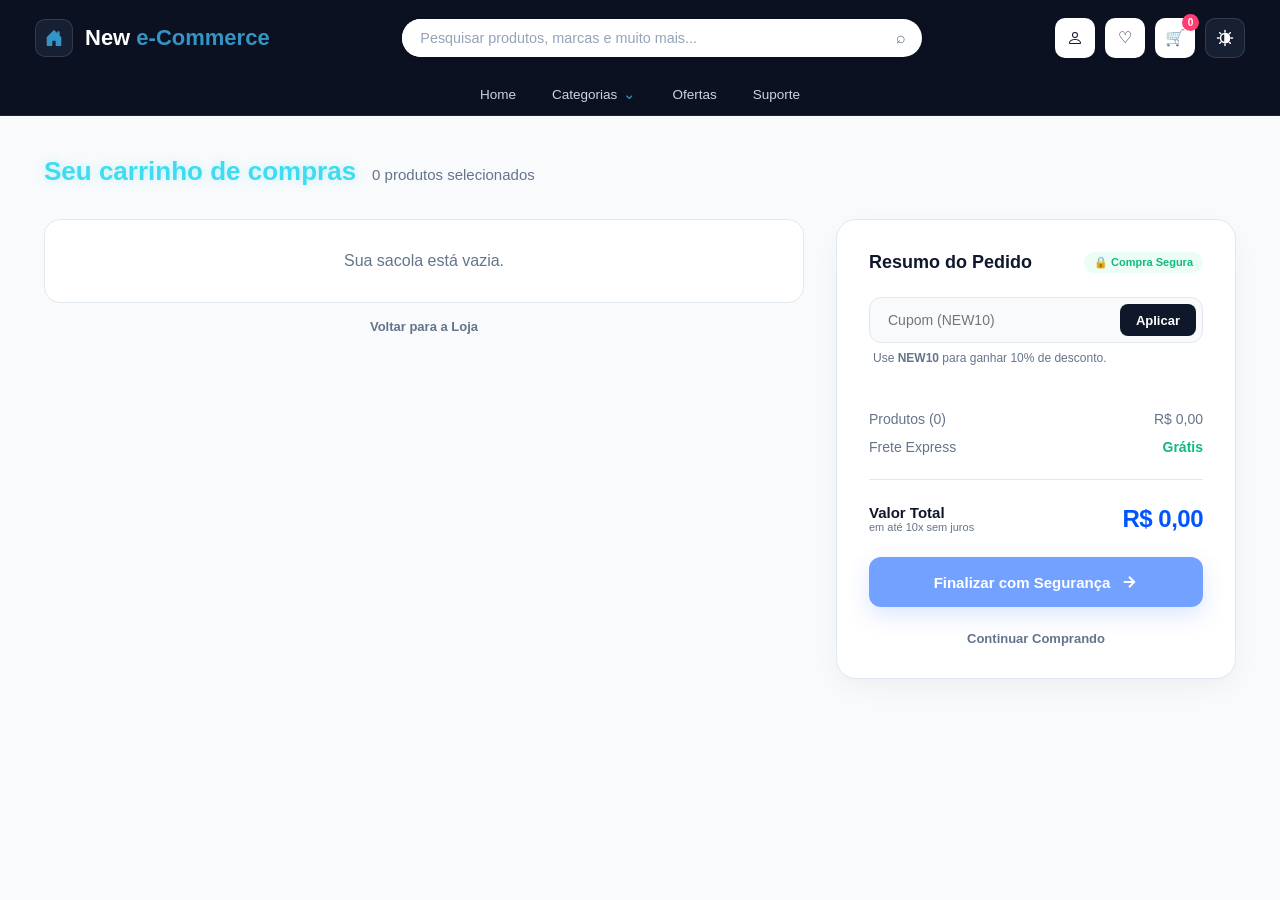
<file: documento/cart.html>
<!DOCTYPE html>
<html lang="pt-BR">

<!-- Página do carrinho: permite revisar itens, alterar quantidades, aplicar cupom e registrar pedido demonstrativo. -->
<head>
    <meta charset="UTF-8">
    <meta name="viewport" content="width=device-width, initial-scale=1.0">
    <title>Carrinho compras - New e-Commerce</title>

    <link rel="stylesheet" href="assets/css/shared/navbar.css">
    <link rel="stylesheet" href="assets/css/pages/cart.css">
</head>

<body>

     <!--Cabeçalho-->
    <header></header>

    <!-- Conteúdo Principal -->
    <main class="cart-container">
        <!-- O JavaScript substitui o conteúdo inicial pelos itens persistidos no navegador. -->
        <div class="cart-header-title">
            <h1>Seu carrinho de compras</h1>
            <span class="items-count">1 produto selecionado</span>
        </div>

        <div class="cart-content">
            <!-- Lista de produtos; os controles de quantidade e remoção são ligados pelo cart.js. -->
            <div class="cart-products-list">
                <div class="cart-item-card">
                    <div class="item-badge">Destaque New</div>
                    <img src="assets/images/products/phones/iphone 13 pro max.png" alt="iPhone 13 Pro Max">

                    <div class="item-info">
                        <h3>iPhone 13 Pro Max Apple 128GB</h3>
                        <span class="item-seller">Fornecido por <strong>New e-Commerce</strong></span>
                        <div class="item-stock">Pronta Entrega</div>
                    </div>
                    
                    <div class="item-quantity-box">
                        <label>Quantidade</label>
                        <div class="qty-selector">
                            <button>-</button>
                            <span>1</span>
                            <button>+</button>
                        </div>
                    </div>

                    <div class="item-price-box">
                        <span class="old-price">R$ 2950,00</span>
                        <span class="current-price">R$ 2.499,00</span>
                        <span class="exclusive-tag">Preço Exclusivo New</span>
                    </div>

                    <button class="item-delete-btn" title="Remover item">✕</button>
                </div>
            </div>

            <!-- Resumo, cupom e finalização simulada; nenhuma cobrança é realizada. -->
            <aside class="checkout-panel">
                <div class="panel-header">
                    <h2>Resumo do Pedido</h2>
                    <span class="secure-badge">🔒 Compra Segura</span>
                </div>

                <!-- cupom -->
                <div class="panel-coupon">
                    <div class="coupon-field-wrapper">
                        <input id="couponInput" type="text" placeholder="Cupom (NEW10)" aria-label="Cupom de desconto" aria-describedby="couponHint couponMessage" autocomplete="off" maxlength="30">
                        <button id="applyCoupon" type="button">Aplicar</button>
                    </div>
                    <p id="couponHint">Use <strong>NEW10</strong> para ganhar 10% de desconto.</p>
                    <p id="couponMessage" aria-live="polite"></p>
                </div>

                <!-- Detalhes de Valores -->
                <div class="panel-details">
                    <div class="detail-row">
                        <span>Produtos (1)</span>
                        <span>R$ 2.499,00</span>
                    </div>
                    <div class="detail-row" id="couponDiscountRow" hidden>
                        <span>Desconto (NEW10)</span>
                        <span class="highlight-green"></span>
                    </div>
                    <div class="detail-row">
                        <span>Frete Express</span>
                        <span class="highlight-green">Grátis</span>
                    </div>
                </div>

                <div class="panel-separator"></div>

                <!-- Bloco de Total Destacado -->
                <div class="panel-total-section">
                    <div class="total-label-group">
                        <span>Valor Total</span>
                        <span class="installments-info">em até 10x sem juros</span>
                    </div>
                    <div class="total-value-group">
                        <span class="main-price">R$ 2.499,00</span>
                    </div>
                </div>

                <!-- Botão de Ação Premium -->
                <button type="button" class="btn-proceed" disabled>
                    <span>Finalizar com Segurança</span>
                    <svg width="18" height="18" viewBox="0 0 24 24" fill="none" stroke="currentColor" stroke-width="2.5"><path d="M5 12h14M12 5l7 7-7 7"/></svg>
                </button>
                <a href="index.html" class="btn-back-shopping">Continuar Comprando</a>
            </aside>
        </div>
    </main>

    <dialog id="checkoutDialog" class="checkout-dialog">
        <h2>Pedido de demonstração</h2>
        <p id="checkoutMessage" aria-live="polite"></p>
        <button id="checkoutClose" type="button">Fechar</button>
    </dialog>

    <footer></footer>

    <!-- Scripts de navegação comum, operações do carrinho e preferência de tema. -->
    <script src="assets/js/shared/navbar.js"></script>
    <script src="assets/js/pages/cart.js"></script>
    <script src="assets/js/shared/tema.js"></script>

</body>

</html>
</file>
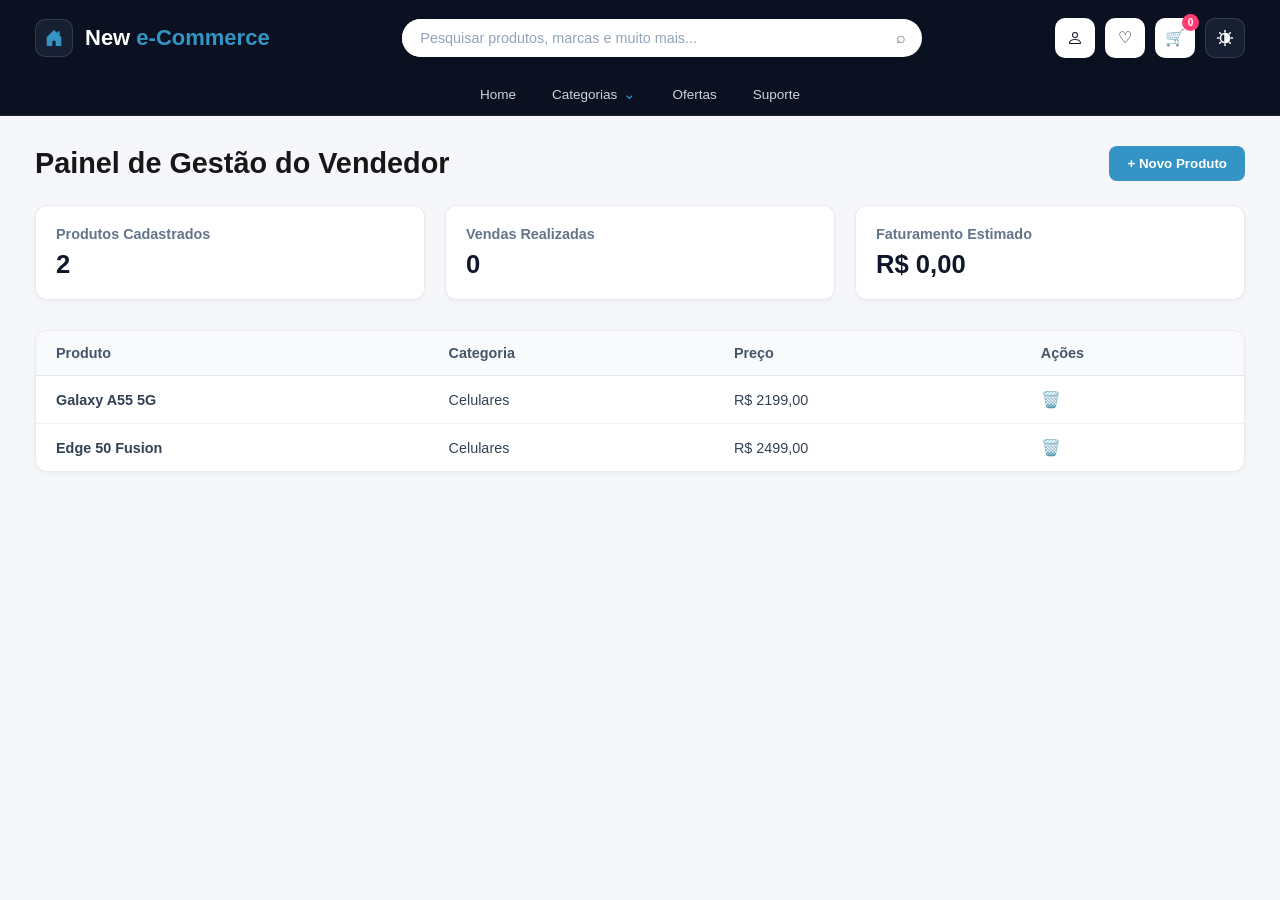
<file: documento/dashboard.html>
<!DOCTYPE html>
<html lang="pt-BR">

<head>
    <meta charset="UTF-8">
    <meta name="viewport" content="width=device-width, initial-scale=1.0">
    <title>Painel do Vendedor - New e-Commerce</title>

    <!-- Estilos compartilhados e estilo próprio do dashboard -->
    <link rel="stylesheet" href="assets/css/shared/navbar.css">
    <link rel="stylesheet" href="assets/css/shared/dashboard.css">
</head>

<body>

    <!-- Header dinâmico via JS -->
    <header>
        
    </header>

    <main class="dashboard-container">
        <div class="dashboard-header">
            <h1>Painel de Gestão do Vendedor</h1>
            <button class="btn-primary" id="openModalBtn">+ Novo Produto</button>
        </div>

        <!-- Indicadores de desempenho -->
        <div class="metrics-grid">
            <div class="metric-card">
                <h3>Produtos Cadastrados</h3>
                <div class="value" id="totalProductsCount">0</div>
            </div>
            <div class="metric-card">
                <h3>Vendas Realizadas</h3>
                <div class="value">0</div>
            </div>
            <div class="metric-card">
                <h3>Faturamento Estimado</h3>
                <div class="value">R$ 0,00</div>
            </div>
        </div>

        <!-- Listagem de produtos do vendedor -->
        <div class="table-container">
            <table>
                <thead>
                    <tr>
                        <th>Produto</th>
                        <th>Categoria</th>
                        <th>Preço</th>
                        <th>Ações</th>
                    </tr>
                </thead>
                <tbody id="vendorProductsTableBody">
                    <!-- Conteúdo gerado via JS -->
                </tbody>
            </table>
        </div>
    </main>

    <!-- Modal de cadastro de produto -->
    <div class="modal" id="productModal">
        <div class="modal-content">
            <h2>Cadastrar Novo Produto</h2>
            <form id="productForm">
                <div class="form-group">
                    <label for="prodName">Nome do Produto</label>
                    <input type="text" id="prodName" required placeholder="Ex: Smartphone XYZ">
                </div>
                <div class="form-group">
                    <label for="prodCategory">Categoria</label>
                    <input type="text" id="prodCategory" required placeholder="Ex: Celulares">
                </div>
                <div class="form-group">
                    <label for="prodPrice">Preço (R$)</label>
                    <input type="number" step="0.01" id="prodPrice" required placeholder="Ex: 1499.90">
                </div>
                <div class="modal-actions">
                    <button type="button" class="btn-secondary" id="closeModalBtn">Cancelar</button>
                    <button type="submit" class="btn-primary">Salvar Produto</button>
                </div>
            </form>
        </div>
    </div>

    <!-- Scripts da aplicação -->
    <script src="assets/js/shared/navbar.js"></script>
    <script src="assets/js/shared/dashboard.js"></script>
</body>

</html>
</file>
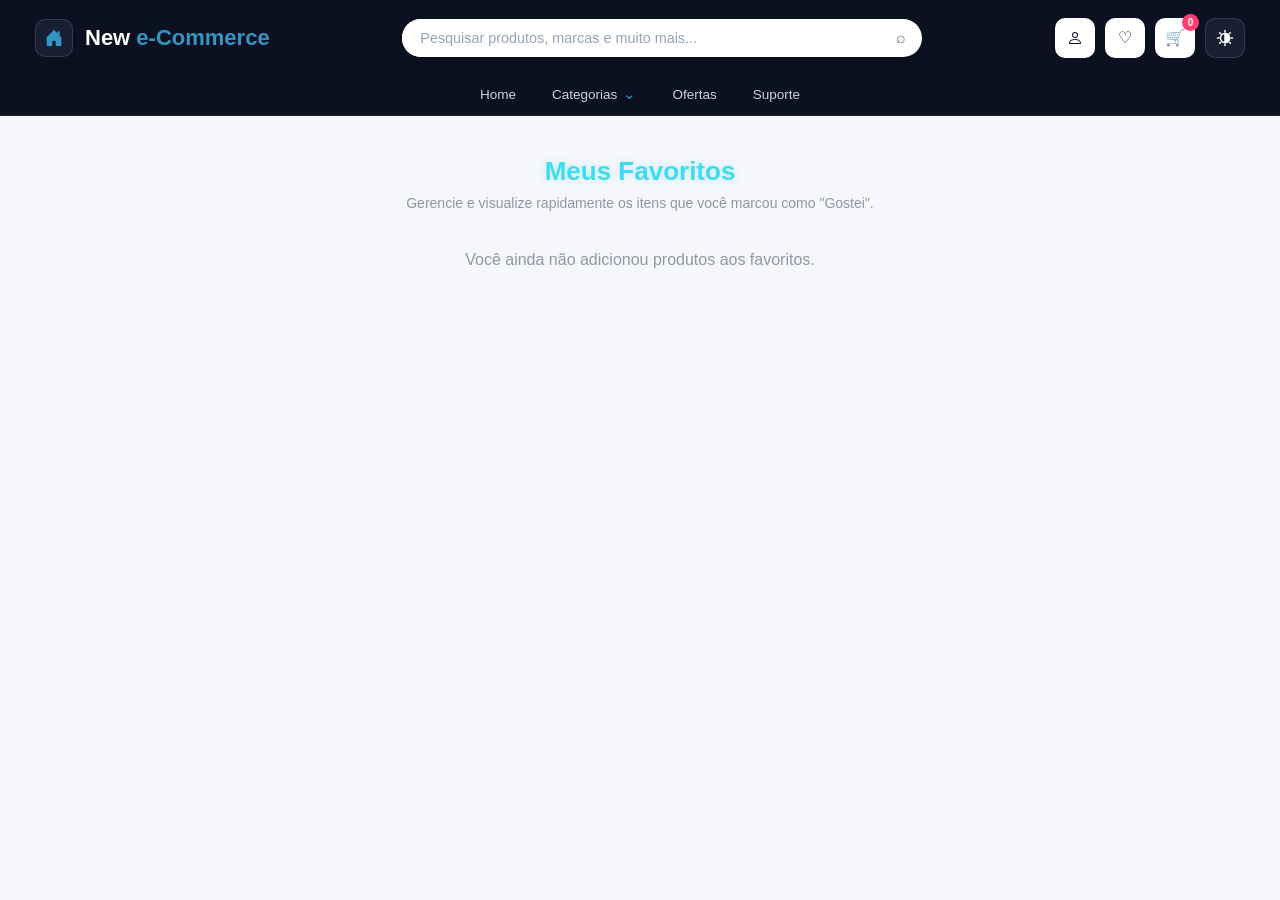
<file: documento/favorite.html>
<!DOCTYPE html>
<html lang="pt-BR">

<!-- Página de favoritos: mostra os produtos salvos e permite removê-los da lista. -->

<head>
    <meta charset="UTF-8">
    <meta name="viewport" content="width=device-width, initial-scale=1.0">
    <title>favorios</title>
    <link rel="stylesheet" href="assets/css/pages/favorite.css">
    <link rel="stylesheet" href="assets/css/shared/navbar.css">
</head>

<body class="fav-body">

    <!--Cabeçalho-->
    <header>
       <!--o js coloca aumaticamente a navabr-->
    </header>

    <!-- Título e instruções da lista de favoritos. -->
    <nav class="fav-header">
        <div class="fav-header-content">
            <h1>Meus Favoritos</h1>
            <p>Gerencie e visualize rapidamente os itens que você marcou como "Gostei".</p>
        </div>
    </nav>


    <!-- A lista inicial é atualizada pelo JavaScript com os favoritos salvos. -->
    <main class="fav-main">
        <div class="fav-grid">

            <div class="fav-card">
                <div class="fav-image-placeholder">
                    <span>Produto 01</span>
                </div>
                <div class="fav-card-content">
                    <h3>ps5 pro</h3>
                    <p class="fav-price">R$ 5890,90</p>
                    <div class="fav-actions">
                        <button class="btn-primary">Ver Detalhes</button>
                        <button class="btn-remove" title="Remover dos favoritos">
                            <svg width="18" height="18" viewBox="0 0 24 24" fill="none" stroke="currentColor"
                                stroke-width="2">
                                <path
                                    d="M20.84 4.61a5.5 5.5 0 0 0-7.78 0L12 5.67l-1.06-1.06a5.5 5.5 0 0 0-7.78 7.78l1.06 1.06L12 21.23l7.78-7.78 1.06-1.06a5.5 5.5 0 0 0 0-7.78z">
                                </path>
                            </svg>
                        </button>
                    </div>
                </div>
            </div>

            <div class="fav-card">
                <div class="fav-image-placeholder">
                    <span>Produto 02</span>
                </div>
                <div class="fav-card-content">
                    <h3>Mouse Gamer RGB Pro</h3>
                    <p class="fav-price">R$ 159,90</p>
                    <div class="fav-actions">
                        <button class="btn-primary">Ver Detalhes</button>
                        <button class="btn-remove" title="Remover dos favoritos">
                            <svg width="18" height="18" viewBox="0 0 24 24" fill="none" stroke="currentColor"
                                stroke-width="2">
                                <path
                                    d="M20.84 4.61a5.5 5.5 0 0 0-7.78 0L12 5.67l-1.06-1.06a5.5 5.5 0 0 0-7.78 7.78l1.06 1.06L12 21.23l7.78-7.78 1.06-1.06a5.5 5.5 0 0 0 0-7.78z">
                                </path>
                            </svg>
                        </button>
                    </div>
                </div>
            </div>

            <div class="fav-card">
                <div class="fav-image-placeholder">
                    <span>Produto 03</span>
                </div>
                <div class="fav-card-content">
                    <h3>Teclado Mecânico Compacto</h3>
                    <p class="fav-price">R$ 449,00</p>
                    <div class="fav-actions">
                        <button class="btn-primary">Ver Detalhes</button>
                        <button class="btn-remove" title="Remover dos favoritos">
                            <svg width="18" height="18" viewBox="0 0 24 24" fill="none" stroke="currentColor"
                                stroke-width="2">
                                <path
                                    d="M20.84 4.61a5.5 5.5 0 0 0-7.78 0L12 5.67l-1.06-1.06a5.5 5.5 0 0 0-7.78 7.78l1.06 1.06L12 21.23l7.78-7.78 1.06-1.06a5.5 5.5 0 0 0 0-7.78z">
                                </path>
                            </svg>
                        </button>
                    </div>
                </div>
            </div>

        </div>
    </main>

    <!-- Scripts para tema, recursos compartilhados do cabeçalho e lista de favoritos. -->
    <script src="assets/js/shared/tema.js"></script>
    <script src="assets/js/shared/navbar.js"></script>
    <script src="assets/js/pages/favorite.js"></script>

</body>

</html>
</file>
<file: documento/assets/css/shared/navbar.css>
* {
    margin: 0;
    padding: 0;
    box-sizing: border-box;
    font-family: Arial, Helvetica, sans-serif;
}

body {
    background: #f6f7fb;
    color: #171717;
    transition: background 0.3s, color 0.3s;
}

body.modo-escuro {
    background: #0b1120;
    color: #f1f5f9;
}

header {
    background: #0b1120;
    color: #ffffff;
    border-bottom: 1px solid rgba(255, 255, 255, 0.08);
    position: sticky;
    top: 0;
    z-index: 1000;
}

.header {
    max-width: 1250px;
    margin: auto;
    height: 75px;
    display: flex;
    align-items: center;
    justify-content: space-between;
    gap: 24px;
    padding: 0 20px;
}

.logo-container {
    display: flex;
    align-items: center;
    gap: 12px;
}

.home-icon-btn {
    width: 38px;
    height: 38px;
    background: #172033;
    border: 1px solid rgba(255, 255, 255, 0.12);
    border-radius: 10px;
    display: flex;
    align-items: center;
    justify-content: center;
    color: #3394c5;
    text-decoration: none;
    transition: all 0.2s ease;
}

.home-icon-btn:hover {
    background: #1e293b;
    color: #ffffff;
    transform: translateY(-1px);
}

.logo {
    font-size: 22px;
    font-weight: 800;
    color: white;
    cursor: pointer;
    text-decoration: none;
    white-space: nowrap;
}

.logo span {
    color: #3394c5;
}

.search {
    flex: 1;
    display: flex;
    max-width: 520px;
    background: #fff;
    border-radius: 999px;
    overflow: hidden;
    align-items: center;
    box-shadow: 0 2px 6px rgba(0, 0, 0, 0.08);
}

.search input {
    flex: 1;
    border: none;
    outline: none;
    padding: 11px 18px;
    font-size: 0.9rem;
    color: #1e293b;
}

.search input::placeholder {
    color: #94a3b8;
}

.search button {
    border: none;
    background: transparent !important;
    color: #64748b;
    padding: 0 16px;
    font-size: 1rem;
    cursor: pointer;
}

.header-actions {
    display: flex;
    gap: 10px;
    align-items: center;
}

.icon-btn {
    width: 40px;
    height: 40px;
    border: none;
    background: #ffffff;
    color: #0f172a;
    border-radius: 10px;
    cursor: pointer;
    font-size: 16px;
    position: relative;
    transition: all 0.2s ease;
    display: flex;
    align-items: center;
    justify-content: center;
    box-shadow: 0 2px 5px rgba(0, 0, 0, 0.05);
}

.icon-btn:hover {
    background: #f8fafc;
    transform: translateY(-1px);
}

.cart-count {
    position: absolute;
    top: -4px;
    right: -4px;
    background: #ff3d71;
    color: white;
    font-size: 10px;
    font-weight: 700;
    width: 17px;
    height: 17px;
    border-radius: 50%;
    display: flex;
    align-items: center;
    justify-content: center;
}

#tema-toggle {
    display: none;
}

.theme-btn {
    width: 40px;
    height: 40px;
    background: #172033;
    border: 1px solid rgba(255, 255, 255, 0.12);
    border-radius: 10px;
    cursor: pointer;
    display: flex;
    align-items: center;
    justify-content: center;
    transition: all 0.2s ease;
}

.theme-btn:hover {
    background: #1e293b;
}

.sol, .lua {
    display: none;
    align-items: center;
    justify-content: center;
}

.theme-btn svg {
    width: 18px !important;
    height: 18px !important;
    display: block !important;
}

body:not(.modo-escuro) .sol {
    display: flex !important;
}

body:not(.modo-escuro) .lua {
    display: none !important;
}

body.modo-escuro .sol {
    display: none !important;
}

body.modo-escuro .lua {
    display: flex !important;
}

.primary {
    background: #0b1120;
}

.primary > ul {
    max-width: 1250px;
    margin: auto;
    display: flex;
    justify-content: center;
    list-style: none;
    gap: 36px;
    padding: 10px 20px;
}

.primary a,
.nav-category-toggle {
    color: #cbd5e1;
    text-decoration: none;
    font-size: 13.5px;
    font-weight: 500;
    transition: color 0.2s;
}

.primary a:hover,
.nav-category-toggle:hover {
    color: #ffffff;
}

.nav-category-menu {
    position: relative;
}

.nav-category-toggle {
    display: flex;
    align-items: center;
    gap: 6px;
    padding: 0;
    border: 0;
    background: transparent;
    cursor: pointer;
}

.nav-category-toggle span {
    color: #3394c5;
    font-size: 15px;
}

.nav-category-panel,
.nav-category-panel[hidden] {
    display: none;
}

.nav-category-panel:not([hidden]) {
    position: absolute;
    z-index: 1100;
    top: calc(100% + 14px);
    left: 50%;
    display: grid;
    width: min(1000px, calc(100vw - 32px));
    max-height: min(72vh, 620px);
    grid-template-columns: repeat(3, minmax(0, 1fr));
    gap: 22px 28px;
    overflow-y: auto;
    padding: 25px;
    transform: translateX(-50%);
    border: 1px solid #dce5ec;
    border-radius: 14px;
    background: #fff;
    box-shadow: 0 18px 45px rgba(15, 23, 42, 0.24);
    color: #1e293b;
}

.nav-category-group h3 {
    margin-bottom: 10px;
    color: #123b52;
    font-size: 15px;
}

.nav-category-group h4 {
    margin: 11px 0 3px;
    color: #718096;
    font-size: 11px;
    letter-spacing: 0.06em;
    text-transform: uppercase;
}

.nav-category-group a,
.nav-category-all {
    display: block;
    padding: 3px 0;
    color: #334155;
    font-size: 13px;
    line-height: 1.45;
}

.nav-category-group a:hover,
.nav-category-all:hover {
    color: #3394c5;
}

.nav-category-all {
    align-self: end;
    color: #3394c5;
    font-weight: 700;
}

.primary > ul > li > a::after {
    content: '';
    display: block;
    width: 0;
    height: 2px;
    background: #3394c5;
    transition: width 0.3s;
}

.primary > ul > li > a:hover::after {
    width: 100%;
}

@media (max-width: 900px) {
    .primary > ul {
        gap: 20px;
    }

    .nav-category-panel:not([hidden]) {
        grid-template-columns: repeat(2, minmax(0, 1fr));
    }
}

@media (max-width: 600px) {
    .primary > ul {
        justify-content: flex-start;
        gap: 16px;
        overflow-x: auto;
        white-space: nowrap;
    }
}
</file>
<file: documento/assets/css/storefront/carrossel.css>
/* Estilos do banner: slides, textos promocionais, navegação, indicadores e layout responsivo. */

* {
    margin: 0;
    padding: 0;
    box-sizing: border-box;
    font-family: Arial, Helvetica, sans-serif;
}

#carousel {
  width: 100%;
  height: clamp(260px, 38vw, 420px);
  position: relative;
  overflow: hidden;
  border-radius: 14px;
  background-color: #0d1117; /* Fundo escuro para o carrossel */
}

/* Link que torna a imagem inteira clicável */
.slide-link {
  position: relative;
  display: block;
  width: 100%;
  height: 100%;
  cursor: pointer;
  overflow: hidden;
  color: #fff;
  text-decoration: none;
}

.slide-link::after {
  position: absolute;
  inset: 0;
  z-index: 1;
  background: linear-gradient(90deg, rgb(8 18 31 / 84%) 0%, rgb(8 18 31 / 58%) 44%, rgb(8 18 31 / 0%) 78%);
  content: "";
}

/* Parte 2: Todos os slides ficam sobrepostos e invisíveis */
.slide {
  position: absolute; /* Sobrepõe todas as imagens no mesmo lugar */
  top: 0;
  left: 0;
  width: 100%;
  height: 100%;
  opacity: 0;
  visibility: hidden;
  transition: opacity 0.3s ease-in-out, visibility 0.3s ease-in-out; /* Transição rápida (0.3s) */
}

/* Parte 3: Transição do slide ativo */
.slide.ativo {
  opacity: 1;
  visibility: visible;
  z-index: 2; 
}

/* Parte 4: O tamanho e ajuste da imagem */
.slide img {
  width: 100%;
  height: 100%;
  object-fit: cover;
}

.slide-copy {
  position: absolute;
  top: 50%;
  left: clamp(28px, 8vw, 110px);
  z-index: 2;
  width: min(510px, calc(100% - 150px));
  transform: translateY(-50%);
  pointer-events: none;
}

.slide-eyebrow {
  display: inline-block;
  margin-bottom: 12px;
  color: #b9e8ff;
  font-size: 13px;
  font-weight: 700;
  letter-spacing: 0.12em;
  text-transform: uppercase;
}

.slide-copy h2 {
  margin: 0 0 12px;
  color: #fff;
  font-size: clamp(27px, 4vw, 48px);
  line-height: 1.08;
  text-shadow: 0 2px 12px rgb(0 0 0 / 35%);
}

.slide-copy p {
  max-width: 430px;
  margin: 0 0 20px;
  color: #f1f5f9;
  font-size: clamp(14px, 1.5vw, 17px);
  line-height: 1.5;
  text-shadow: 0 1px 8px rgb(0 0 0 / 45%);
}

.slide-cta {
  display: inline-flex;
  min-height: 42px;
  align-items: center;
  padding: 0 18px;
  border-radius: 24px;
  color: #0f2635;
  background: #fff;
  font-size: 14px;
  font-weight: 700;
  transition: background-color 0.2s, transform 0.2s;
}

.slide-link:hover .slide-cta {
  transform: translateY(-2px);
  background: #b9e8ff;
}

/* Definições dos botões de navegação */
#btn-before, 
#btn-after {
  position: absolute;
  top: 50%;
  transform: translateY(-50%);
  background-color: rgba(0, 0, 0, 0.5);
  color: white;
  border: none;
  font-size: 24px;
  padding: 12px 16px;
  cursor: pointer;
  border-radius: 50%;
  z-index: 10;
  transition: background-color 0.3s ease;
}

#btn-before:hover,
#btn-after:hover {
  background-color: rgba(0, 0, 0, 0.8);
}

#btn-before {
  left: 15px;
}

#btn-after {
  right: 15px;
}

/* Container das bolinhas */
.indicadores {
  position: absolute;
  bottom: 15px;
  left: 50%;
  transform: translateX(-50%);
  display: flex;
  gap: 10px;
  z-index: 10; 
}

/* Estilo individual da bolinha */
.bolinha {
  width: 12px;
  height: 12px;
  border-radius: 50%;
  background-color: rgba(255, 255, 255, 0.4);
  cursor: pointer;
  transition: all 0.3s ease;
}

.bolinha:hover {
  background-color: rgba(255, 255, 255, 0.8);
}

/* Bolinha ativa do slide visível */
.bolinha.ativa {
  background-color: #0f769e; /* a cor da bolinha do carrosel */
  width: 28px;
  border-radius: 8px;
}

@media (max-width: 600px) {
  #carousel {
    height: clamp(300px, 72vw, 380px);
  }

  .slide-link::after {
    background: linear-gradient(90deg, rgb(8 18 31 / 82%) 0%, rgb(8 18 31 / 54%) 70%, rgb(8 18 31 / 28%) 100%);
  }

  .slide-copy {
    left: 24px;
    width: calc(100% - 90px);
  }

  .slide-eyebrow {
    font-size: 11px;
  }

  .slide-copy h2 {
    font-size: clamp(25px, 7vw, 34px);
  }

  .slide-copy p {
    font-size: 14px;
  }
}
</file>
<file: documento/assets/css/storefront/categorias.css>
/* Estilos das categorias roláveis e dos cartões interativos da página inicial. */

.categories-controls {
    display: flex;
    justify-content: flex-end;
    gap: 8px;
    margin: -10px 0 12px;
}

.category-scroll {
    display: grid;
    width: 38px;
    height: 38px;
    place-items: center;
    border: 1px solid #d5e0e8;
    border-radius: 50%;
    color: #123b52;
    background: #fff;
    font-size: 25px;
    line-height: 1;
    cursor: pointer;
    transition: background-color 0.2s ease, color 0.2s ease, opacity 0.2s ease;
}

.category-scroll:hover:not(:disabled) {
    color: #fff;
    background: #3394c5;
}

.category-scroll:disabled {
    cursor: default;
    opacity: 0.4;
}

.category-scroll:focus-visible,
.category:focus-visible {
    outline: 3px solid #123b52;
    outline-offset: 3px;
}

.categories-viewport {
    overflow-x: auto;
    -webkit-overflow-scrolling: touch;
    overscroll-behavior-inline: contain;
    scrollbar-width: thin;
    scrollbar-color: #9bb8c8 transparent;
    scroll-snap-type: x mandatory;
    scroll-behavior: smooth;
    padding: 3px 2px 12px;
}

.categories {
    display: grid;
    grid-auto-columns: clamp(140px, 17vw, 185px);
    grid-auto-flow: column;
    gap: 14px;
    width: max-content;
    min-width: 100%;
}

.category {
    min-height: 116px;
    display: flex;
    flex-direction: column;
    justify-content: center;
    align-items: center;
    padding: 16px 10px;
    border: 1px solid #d8e7ef;
    border-radius: 15px;
    color: #17384a;
    background: #f1f8fb;
    text-align: center;
    cursor: pointer;
    scroll-snap-align: start;
    transition: transform 0.2s ease, background-color 0.2s ease, box-shadow 0.2s ease;
}

.category:hover {
    transform: translateY(-3px);
    background: #e4f3f9;
    box-shadow: 0 8px 20px rgba(21, 69, 94, 0.12);
}

.category[aria-pressed="true"] {
    border-color: #3394c5;
    background: #dceff7;
    box-shadow: inset 0 0 0 1px #3394c5;
}

.category-icon {
    margin-bottom: 9px;
    font-size: 30px;
}

.category span {
    font-size: 13px;
    font-weight: 700;
}

@media (max-width: 520px) {
    .categories {
        grid-auto-columns: 140px;
        gap: 10px;
    }

    .category {
        min-height: 104px;
    }
}

@media (prefers-reduced-motion: reduce) {
    .categories-viewport {
        scroll-behavior: auto;
    }
}
</file>
<file: documento/assets/css/storefront/produtos.css>
/* Estilos da página inicial e do catálogo: filtros, cards, detalhes, rastreio e responsividade. */
* {
    margin: 0;
    padding: 0;
    box-sizing: border-box;
    font-family: Arial, Helvetica, sans-serif;
}

.section{
    max-width: 1250px;
    margin: 55px auto;
    padding: 0 20px;
}

.section-header{
    display: flex;
    justify-content: space-between;
    align-items: center;
    margin-bottom: 25px;
}

.section-header h2{
    font-size: 27px;
}

.section-header a{
    color: #3394c5;
    font-weight: bold;
    text-decoration: none;
}

/* Produtos */

.filter-row{
    display: flex;
    gap: 8px;
    flex-wrap: wrap;
    margin-bottom: 15px;
}

.results-message {
    min-height: 1.4em;
    margin: 10px 0 16px;
    color: #64748b;
    font-size: 13px;
}

.filter-chip.action, .filter-chip:hover{
    background: #3394c5;
    color: #fff;
    Border-color: #3394c5;
}

.filter-chip{
    border: 1px solid #e9e9ef;
    background: #fff;
    border-radius: 30px;
    padding: 8px 13px;
    font-size: 12px;
    font-weight: 700;
    cursor: pointer;
}

@media (max-width: 1000px) {
    .products {
        grid-template-columns: repeat(3, 1fr);
    }
}

.products{
    display: grid;
    grid-template-columns: repeat(4, 1fr);
    gap: 20px;
}

.catalog-controls {
    display: flex;
    flex-wrap: wrap;
    justify-content: flex-end;
    gap: 12px;
    margin: 0 0 14px;
}

.catalog-controls label {
    display: flex;
    align-items: center;
    gap: 8px;
    color: #475569;
    font-size: 13px;
    font-weight: 700;
}

.catalog-controls select {
    min-height: 38px;
    padding: 7px 30px 7px 10px;
    border: 1px solid #dce2e9;
    border-radius: 9px;
    color: #1e293b;
    background: white;
}

.product {
    background: #fff;
    border: 1px solid var(--border);
    border-radius: 18px;
    overflow: hidden;
    transition: .25s;
    position: relative;
    cursor: pointer;
}

.product:focus-visible {
    outline: 3px solid #3394c5;
    outline-offset: 3px;
}

.product[hidden] {
    display: none;
}

.product-image{
    height: 225px;
    background: #f9f9f9;
    display: flex;
    align-items: center;
    justify-content: center;
    position: relative;
    overflow: hidden;
}

.discount {
    position: absolute;
    left: 12px;
    top: 12px;
    background: #ff3d71;
    color: #fff;
    padding: 6px 9px;
    border-radius: 7px;
    font-size: 11px;
    font-weight: 800;
    z-index: 2;
}

.favorite {
    position: absolute;
    right: 12px;
    top: 12px;
    width: 35px;
    height: 35px;
    border: 0;
    border-radius: 50%;
    background: #fff;
    font-size: 18px;
    z-index: 2;
}

.product-image img {
    width: 100%;
    height: 100%;
    padding: 12px;
    object-fit: contain;
    background: #fff;
}

.product-placeholder {
    font-size: 82px;
    line-height: 1;
    user-select: none;
}

.product-image .discount,
.product-image .favorite {
    z-index: 2;
}

.product-info {
    display: flex;
    flex-direction: column;
}


.product-info {
    padding: 17px;
}

.product-category {
    color: #888;
    font-size: 11px;
    margin-bottom: 6px;
}

.product-name {
    font-size: 16px;
    font-weight: 800;
    margin-bottom: 8px;
    color: black

}

.rating {
    color: #ffad18;
    font-size: 13px;
    margin-bottom: 10px;
}

.price-old {
    text-decoration: line-through;
    color: black;
    font-size: 12px;
}

.price {
    font-size: 21px;
    font-weight: 800;
    margin: 3px 0 14px;
    color: black;
}

.add-cart {
    width: 100%;
    border: 0;
    background: #3394c5;
    color: #fff;
    padding: 11px;
    border-radius: 10px;
    font-weight: 800;
}

.details-button {
    width: 100%;
    margin-top: 8px;
    padding: 10px;
    border: 1px solid #3394c5;
    border-radius: 10px;
    color: #19749f;
    background: white;
    font-weight: 700;
    cursor: pointer;
}

.details-button:hover {
    background: #eef8fc;
}

.photo-credit {
    margin-top: 22px;
    color: #64748b;
    font-size: 12px;
    text-align: center;
}

.photo-credit a {
    color: #19749f;
}

.product-dialog {
    width: min(92vw, 760px);
    max-height: 90vh;
    margin: auto;
    padding: 28px;
    border: 1px solid #dce2e9;
    border-radius: 18px;
    color: #1e293b;
    background: #fff;
    box-shadow: 0 24px 80px rgba(15, 23, 42, 0.3);
}

.product-dialog::backdrop {
    background: rgba(15, 23, 42, 0.65);
}

.dialog-close {
    display: block;
    width: 38px;
    height: 38px;
    margin: 0 0 12px auto;
    border: 0;
    border-radius: 50%;
    color: #334155;
    background: #f1f5f9;
    font-size: 24px;
    cursor: pointer;
}

.product-dialog-content {
    display: grid;
    grid-template-columns: minmax(0, 1fr) minmax(0, 1fr);
    gap: 28px;
    align-items: center;
}

.product-dialog-image {
    display: grid;
    min-height: 280px;
    place-items: center;
    overflow: hidden;
    border-radius: 14px;
    background: #f8fafc;
}

.product-dialog-image img {
    width: 100%;
    height: 100%;
    max-height: 340px;
    padding: 18px;
    object-fit: contain;
}

.product-dialog-image span {
    font-size: 96px;
}

.product-dialog-gallery {
    display: flex;
    gap: 8px;
    margin-top: 10px;
    overflow-x: auto;
}

.product-dialog-gallery[hidden] {
    display: none;
}

.product-gallery-thumb {
    flex: 0 0 64px;
    width: 64px;
    height: 64px;
    padding: 3px;
    border: 1px solid #dce2e9;
    border-radius: 9px;
    background: #fff;
    cursor: pointer;
}

.product-gallery-thumb[aria-pressed="true"] {
    border: 2px solid #3394c5;
}

.product-gallery-thumb img {
    width: 100%;
    height: 100%;
    object-fit: contain;
}

.product-dialog-info h2 {
    margin: 8px 0;
    font-size: 24px;
}

.product-dialog-features {
    display: grid;
    gap: 8px;
    padding-left: 20px;
    color: #334155;
    font-size: 14px;
    line-height: 1.45;
}

.product-dialog-features[hidden] {
    display: none;
}

.product-dialog-info > p:not(.rating) {
    margin: 12px 0;
    color: #475569;
    line-height: 1.55;
}

.product-dialog-price {
    display: block;
    margin-top: 16px;
    color: #0055ff;
    font-size: 26px;
}

.product-dialog .add-cart {
    margin-top: 14px;
}

@media (max-width: 700px) {
    .catalog-controls {
        justify-content: flex-start;
    }

    .catalog-controls label {
        width: 100%;
        justify-content: space-between;
    }

    .product-dialog-content {
        grid-template-columns: 1fr;
    }

    .product-dialog-image {
        min-height: 190px;
    }
}

/* Rastreio */

.section {
    max-width: 1250px;
    margin: 55px auto;
    padding: 0 20px;
}

.tracking-card {
    background: #fff;
    border: 1px solid black var(--border);
    border-radius: 20px;
    padding: 28px;
    display: grid;
    grid-template-columns: 1fr 1fr;
    gap: 25px;
    align-items: center;
}

.eyebrow {
    color: #3394c5 var(--primary);
    text-transform: uppercase;
    margin-bottom: 5px;
}

.tag, .eyebrow {
    display: inline-block;
    font-size: 12px;
    font-weight: 800;
    letter-spacing: .04em;
    color: #3394c5;
}

.tracking-card h2 {
    margin-bottom: 8px;
    color: black;
}

.section h2 {
    font-size: 27px;
    color: black;
}

.tracking-card p {
    color: black;
}

.tracking-form {
    display: flex;
    gap: 9px;
}

.tracking-form input {
    min-width: 0;
    flex: 1;
    padding: 13px 14px;
    border: 1px solid #ddd;
    border-radius: 10px;
    outline: none;
}

.tracking-form .primary-btn {
    background: #3394c5;
    color: #fff;
}

.primary-btn {
    border: 0;
    background: #3394c5;
    color: #fff;
    padding: 13px 21px;
    border-radius: 11px;
    font-weight: 800;
    transition: .25s;
}
button {
    cursor: pointer;
}

.tracking-result {
    grid-column: 1 / -1;
    border-top: 1px solid var(--border);
    padding-top: 20px;
}

@media (max-width: 1000px) {
    .products {
        grid-template-columns: repeat(3, minmax(0, 1fr));
    }
}

@media (max-width: 640px) {
    .products {
        grid-template-columns: repeat(2, minmax(0, 1fr));
        gap: 12px;
    }

    .product-info {
        padding: 12px;
    }

    .product-image {
        height: 170px;
    }

    .product-name {
        font-size: 14px;
    }

    .price {
        font-size: 18px;
    }

    .tracking-card {
        grid-template-columns: 1fr;
        padding: 20px;
    }

    .tracking-form {
        flex-direction: column;
    }
}

@media (max-width: 360px) {
    .products {
        grid-template-columns: 1fr;
    }
}
</file>
<file: documento/assets/css/pages/cart.css>
/* Estilos do carrinho: produtos, quantidade, resumo do pedido, cupom, total e checkout demonstrativo. */

* {
    margin: 0;
    padding: 0;
    box-sizing: border-box;
    font-family: Arial, Helvetica, sans-serif;
}

:root {
    --brand-blue: #0055ff;
    --brand-blue-hover: #0044cc;
    --brand-glow: rgba(0, 85, 255, 0.12);
    --bg-app: #f8fafc;
    --card-bg: #ffffff;
    --text-main: #0f172a;
    --text-muted: #64748b;
    --border-subtle: #e2e8f0;
    --success: #10b981;
}

body {
    font-family: 'Inter', system-ui, -apple-system, sans-serif;
    background-color: var(--bg-app);
    margin: 0;
    color: var(--text-main);
}

.cart-container {
    max-width: 1240px;
    margin: 40px auto;
    padding: 0 24px;
}

.cart-header-title {
    display: flex;
    align-items: baseline;
    gap: 16px;
    margin-bottom: 24px;
}

.cart-header-title h1 {
    font-size: 26px;
    font-weight: 600;
    color: #3ddcf0;
    margin: 0 0 8px;
    text-shadow: 0 0 10px rgba(61, 220, 240, 0.3);
}

.items-count {
    color: var(--text-muted);
    font-size: 15px;
    font-weight: 500;
}

/* Layout Principal em Grid */
.cart-content {
    display: grid;
    grid-template-columns: 1fr 400px;
    gap: 32px;
}

.cart-products-list {
    display: flex;
    flex-direction: column;
    gap: 16px;
}

.cart-empty-message {
    padding: 32px;
    border: 1px solid var(--border-subtle);
    border-radius: 16px;
    color: var(--text-muted);
    background: var(--card-bg);
    text-align: center;
}

/* Card do Produto */
.cart-item-card {
    background: var(--card-bg);
    border-radius: 16px;
    padding: 24px;
    display: flex;
    align-items: center;
    gap: 24px;
    box-shadow: 0 4px 20px -2px rgba(15, 23, 42, 0.04);
    position: relative;
    border: 1px solid var(--border-subtle);
}

.item-badge {
    position: absolute;
    top: 16px;
    left: 24px;
    background: var(--brand-glow);
    color: var(--brand-blue);
    font-size: 11px;
    font-weight: 700;
    padding: 4px 10px;
    border-radius: 30px;
    text-transform: uppercase;
    letter-spacing: 0.5px;
}

.cart-item-card img {
    width: 100px;
    height: 100px;
    object-fit: contain;
    margin-top: 12px;
}

.cart-item-card .product-placeholder {
    display: block;
    width: 100px;
    text-align: center;
    font-size: 56px;
}

.item-info {
    flex: 1;
    margin-top: 12px;
}

.item-info h3 {
    font-size: 17px;
    color: var(--text-main);
    margin: 0 0 6px 0;
    font-weight: 700;
}

.item-seller {
    font-size: 13px;
    color: var(--text-muted);
    display: block;
    margin-bottom: 6px;
}

.item-stock {
    font-size: 12px;
    color: var(--success);
    font-weight: 600;
}

/* Seletor de Quantidade */
.item-quantity-box {
    display: flex;
    flex-direction: column;
    gap: 6px;
    align-items: center;
}

.item-quantity-box label {
    font-size: 12px;
    color: var(--text-muted);
    font-weight: 600;
}

.qty-selector {
    display: flex;
    align-items: center;
    border: 1px solid var(--border-subtle);
    border-radius: 10px;
    background: #f8fafc;
}

.qty-selector button {
    background: none;
    border: none;
    padding: 8px 12px;
    cursor: pointer;
    font-weight: 700;
    color: var(--text-main);
}

.qty-selector span {
    padding: 0 10px;
    font-size: 15px;
    font-weight: 700;
    color: black;
}

/* Preços */
.item-price-box {
    text-align: right;
    min-width: 150px;
}

.old-price {
    display: block;
    font-size: 13px;
    color: #94a3b8;
    text-decoration: line-through;
}

.current-price {
    display: block;
    font-size: 22px;
    font-weight: 800;
    color: var(--brand-blue);
}

.exclusive-tag {
    font-size: 11px;
    background: #f0f4ff;
    color: var(--brand-blue);
    padding: 3px 8px;
    border-radius: 6px;
    font-weight: 700;
    display: inline-block;
    margin-top: 4px;
}

.item-delete-btn {
    background: none;
    border: none;
    cursor: pointer;
    font-size: 14px;
    color: #94a3b8;
    padding: 10px;
    border-radius: 50%;
    transition: all 0.2s;
}

.item-delete-btn:hover {
    background: #fee2e2;
    color: #ef4444;
}

/* --- PAINEL LATERAL UNIFICADO (EXCLUSIVO) --- */
.checkout-panel {
    background: var(--card-bg);
    border-radius: 20px;
    padding: 32px;
    box-shadow: 0 10px 30px -5px rgba(15, 23, 42, 0.06);
    border: 1px solid var(--border-subtle);
    height: fit-content;
    display: flex;
    flex-direction: column;
    gap: 24px;
}

.panel-header {
    display: flex;
    justify-content: space-between;
    align-items: center;
}

.panel-header h2 {
    font-size: 18px;
    font-weight: 800;
    color: var(--text-main);
    margin: 0;
}

.secure-badge {
    font-size: 11px;
    color: var(--success);
    font-weight: 700;
    background: #ecfdf5;
    padding: 4px 10px;
    border-radius: 20px;
}

/* Cupom Embutido no Painel */
.panel-coupon .coupon-field-wrapper {
    display: flex;
    gap: 8px;
    background: #f8fafc;
    border: 1px solid var(--border-subtle);
    padding: 6px;
    border-radius: 12px;
    transition: border-color 0.2s;
}

.panel-coupon .coupon-field-wrapper:focus-within {
    border-color: var(--brand-blue);
    background: #fff;
}

.panel-coupon input {
    flex: 1;
    border: none;
    background: transparent;
    padding: 8px 12px;
    outline: none;
    font-size: 14px;
    color: var(--text-main);
}

.panel-coupon button {
    background: var(--text-main);
    color: white;
    border: none;
    padding: 0 16px;
    border-radius: 8px;
    font-weight: 700;
    font-size: 13px;
    cursor: pointer;
    transition: background 0.2s;
}

.panel-coupon button:hover {
    background: var(--brand-blue);
}

#couponMessage {
    min-height: 1.2em;
    margin: 8px 4px 0;
    color: var(--text-muted);
    font-size: 12px;
}

#couponHint {
    margin: 8px 4px 0;
    color: var(--text-muted);
    font-size: 12px;
}

#couponMessage[data-state="success"] {
    color: var(--success);
}

#couponMessage[data-state="error"] {
    color: #dc2626;
}

/* Detalhes de Valores */
.panel-details {
    display: flex;
    flex-direction: column;
    gap: 12px;
}

.detail-row {
    display: flex;
    justify-content: space-between;
    font-size: 14px;
    color: var(--text-muted);
    font-weight: 500;
}

.detail-row[hidden] {
    display: none;
}

.highlight-green {
    color: var(--success);
    font-weight: 700;
}

.panel-separator {
    height: 1px;
    background: var(--border-subtle);
}

/* Bloco de Total */
.panel-total-section {
    display: flex;
    justify-content: space-between;
    align-items: center;
}

.total-label-group {
    display: flex;
    flex-direction: column;
}

.total-label-group span:first-child {
    font-size: 15px;
    font-weight: 800;
    color: var(--text-main);
}

.installments-info {
    font-size: 11px;
    color: var(--text-muted);
}

.main-price {
    font-size: 24px;
    font-weight: 800;
    color: var(--brand-blue);
    letter-spacing: -0.5px;
}

/* Botão de Finalizar Estilizado */
.btn-proceed {
    display: flex;
    align-items: center;
    justify-content: center;
    gap: 10px;
    background: var(--brand-blue);
    color: white;
    border: 0;
    width: 100%;
    cursor: pointer;
    padding: 16px;
    border-radius: 12px;
    font-weight: 700;
    font-size: 15px;
    box-shadow: 0 8px 20px rgba(0, 85, 255, 0.25);
    transition: all 0.2s ease;
}

.btn-proceed:hover {
    background: var(--brand-blue-hover);
    transform: translateY(-2px);
    box-shadow: 0 12px 25px rgba(0, 85, 255, 0.35);
}

.btn-proceed:disabled {
    opacity: 0.55;
    cursor: not-allowed;
}

.checkout-dialog {
    width: min(92vw, 480px);
    margin: auto;
    padding: 28px;
    border: 1px solid var(--border-subtle);
    border-radius: 18px;
    color: var(--text-main);
    background: var(--card-bg);
    box-shadow: 0 20px 60px rgba(15, 23, 42, 0.2);
}

.checkout-dialog::backdrop {
    background: rgba(15, 23, 42, 0.58);
}

.checkout-dialog h2 {
    margin-bottom: 12px;
}

.checkout-dialog p {
    line-height: 1.6;
}

.checkout-dialog button {
    margin-top: 20px;
    padding: 10px 18px;
    border: 0;
    border-radius: 8px;
    color: white;
    background: var(--brand-blue);
    cursor: pointer;
}

.btn-back-shopping {
    display: block;
    text-align: center;
    color: var(--text-muted);
    text-decoration: none;
    font-size: 13px;
    font-weight: 600;
    transition: color 0.2s;
}

.btn-back-shopping:hover {
    color: var(--brand-blue);
}

/* Responsividade Adaptável */
@media (max-width: 768px) {
    .cart-content {
        grid-template-columns: 1fr;
    }
    .cart-item-card {
        flex-direction: column;
        align-items: flex-start;
    }
    .item-price-box {
        text-align: left;
        width: 100%;
    }
    .item-badge {
        top: 16px;
        left: 24px;
    }
}
</file>
<file: documento/assets/css/pages/account.css>
/* Estilos da página de conta: Formulário, abas de login/cadastro, mensagens e adaptações responsiva. */
/* Esconde a barra lateral. */

*{
    margin: 0;
    padding: 0;
    box-sizing: border-box;
    font-size: Arial, Helvetica, sans-serif;
}

html{
    scrollbar-width: none;
}

html::-webkit-scrollbar{
    display: none;
}

/* Fundo da página */
body.login-body {
    color: #fff;
    font-family: 'Inter', 'Segoe UI' Arial, sans-serif;
    margin: 0;
    padding: 0;
    min-height: 100vh;
    display: flex;
    flex-direction: column;
}

.login-body .header-actions a {
    text-decoration: none;
}

.login-main {
    flex: 1;
    display: flex;
    justify-content: center;
    align-items: center;
    padding: 32px 20px;
}

.login-card {
    background: linear-gradient(145deg, rgba(34, 46, 56, 0.85), rgba(12, 18, 24, 0.92));
    border: 1px solid rgba(255, 255, 255, 0.1);
    border-radius: 16px;
    padding: 36px 24px 28px;
    width: 100%;
    max-width: 390px;
    box-sizing: border-box;
    box-shadow: 0 10px 40px rgba(0, 0, 0, 0.6);
}

.login-carda h2{
    text-align: center;
    font-size: 20px;
    font-weight: 600;
    color: #aab6bf;
    margin: 0 0 24px;
}

.auth-tabs {
    display: center;
    position: relative;
    border-bottom: 1px solid rgba(255, 255, 255, 0.12);
    margin-bottom: 28px;
}

.tab-btn {
    flex: 1;
    background: none;
    border: 2px solid transparent;
    border-radius: 999px;
    color: #b5c0c8;
    font-size: 14px;
    font-weight: 600;
    padding: 12px 10px;
    cursor: pointer;
    transition: color 0.35s ease,
        border-color 0.35s ease,
        box-shadow 0.35s ease;
}

.tab-btn.action {
    color: #3ddcf0;
    border-color: #2bc6db;
    box-shadow: 0 0 12px rgba(43, 198, 219, 0.45),
        inset 0 0 10px rgba(43, 198, 219, 0.15);
}

/* Bolinha que anda entre as abas. */
.tab-indicator{
    position: absolute;
    bottom: 0; 
    left: 0;
    width: 50%;
    height: 0;
    transition: transform 0.3s ease-in-out;
}

/* Posição da bolinha na aba "Criar Conta". */
.tab-indicator.direita {
    transform: translateX(100%);
}

.tab-indicator::after {
    content: '';
    position: absolute;
    left: 50%;
    bottom: -5px;
    width: 9px;
    height: 9px;
    border-radius: 50%;
    background: #3ddcf0;
    box-shadow: 0 0 10px #3ddcf0;
    transform: translateX(-50%);
}

.input-group {
    position: relative;
    margin-bottom: 16px;
}

.input-group label{
    position: absolute;
    top: -10px;
    left: 14px;
    padding: 1px 10px;
    background: #12303a;
    border-radius: 999px;
    color: #3ddcf0;
    font-size: 12px;
    line-height: 1.4;
    opacity: 0;
    transform: translateY(4px);
    transition: opacity 0.2s, transform 0.2s;
    pointer-events: none;
    z-index: 1;
}

.input-group:focus-within label,
.input-group:has(input:not(:placeholder-shown)) label {
    opacity: 1;
    transform: translateY(0);
}

.input-group input {
    width: 100%;
    padding: 14px 16px;
    background: transparent;
    border: 1.5px solid rgba(43, 198, 219, 0.7);
    border-radius: 10px;
    color: #fff;
    font-size: 14px;
    outline: none;
    box-sizing: border-box;
    transition: border-color 0.3s, box-shadow 0.3s;
}

.input-group input::placeholder {
    color: #8b99a3;
}

.input-group input:focus {
    border-color: #3ddcf0;
    box-shadow: 0 0 14px rgba(61, 220, 240, 0.35);
}

/* Campos de cadastro aparecem apenas na aba "Criar Conta". */
#name-group,
#password-confirm-group {
    max-height: 0;
    margin-bottom: 0;
    padding-top: 0;
    opacity: 0;
    overflow: hidden;
    visibility: hidden;
    transition: max-height 0.4s ease,
        margin-bottom 0.4s ease,
        padding-top 0.4s ease,
        opacity 0.3s ease,
        visibility 0s linear 0.4s;
}

#name-group.aberto,
#password-confirm-group.aberto {
    max-height: 90px;
    margin-bottom: 16px;
    padding-top: 12px;
    opacity: 1;
    visibility: visible;
    transition: max-height 0.4s ease,
        margin-bottom 0.4s ease,
        padding-top 0.4s ease,
        opacity 0.4s ease 0.1s,
        visibility 0s;
}

#name-group label,
#password-confirm-group label {
    top: 2px;
}

/* Botão principal */
.btn-submit {
    width: 100%;
    padding: 14px;
    background-color: #26b5c9;
    color: #0b2b33;
    border: none;
    border-radius: 8px;
    font-size: 14px;
    font-weight: 600;
    cursor: pointer;
    margin-top: 4px;
    transition: background-color 0.3s ease;
}

.btn-submit:hover {
    background-color: #3ddcf0;
}

/* Divisor escondido */
.divider {
    display: none;
}

/* Botão do Google */
.btn-google {
    width: 100%;
    padding: 12px;
    margin-top: 10px;
    background-color: #ffffff;
    color: #222;
    border: none;
    border-radius: 8px;
    font-size: 14px;
    font-weight: 500;
    cursor: pointer;
    display: flex;
    align-items: center;
    justify-content: center;
    gap: 10px;
    transition: background-color 0.3s ease;
}

.btn-google:hover {
    background-color: #eef1f3;
}

/* Rodapé */
.auth-footer {
    text-align: center;
    margin-top: 18px;
}

.auth-footer a {
    color: #cbd5db;
    text-decoration: underline;
    font-size: 13px;
    transition: opacity 0.3s ease, color 0.3s ease, visibility 0s;
}

.auth-footer a:hover {
    color: #3ddcf0;
}

.auth-message {
    min-height: 1.4em;
    margin-top: 16px;
    color: #aab6bf;
    font-size: 12px;
    line-height: 1.5;
}

/* "Esqueceu sua senha?" some na aba Criar Conta */
.auth-footer a.oculto {
    opacity: 0;
    visibility: hidden;
    pointer-events: none;
    transition: opacity 0.3s ease, color 0.3s ease, visibility 0s linear 0.3s;
}

/* teclado */
.tab-btn:focus-visible,
.btn-submit:focus-visible,
.btn-google:focus-visible {
    outline: 2px solid #3ddcf0;
    outline-offset: 2px;
}

/* Celular(adicionei com a ajuda da AI(cloud) pra nao ter chances de esquecer no futuro*/
@media (max-width: 480px) {
    .login-card {
        padding: 28px 18px 24px;
    }
}
</file>
<file: documento/assets/css/storefront/atendimento.css>
/* Estilos da central de atendimento, FAQ, protocolos e atalhos de benefícios. */

.section {
    max-width: 1250px;
    margin: 55px auto;
    padding: 0 20px;
}

.section-header {
    display: flex;
    justify-content: space-between;
    align-items: end;
    margin-bottom: 22px;
}

.eyebrow {
    color: #3394c5;
    text-transform: uppercase;
    margin-bottom: 5px;
}

.section h2 {
    font-size: 27px;
    color: #3394c5;
}

@media (max-width: 1100px) {
    .support-grid, .benefits {
        grid-template-columns: repeat(2, 1fr);
    }
}

.support-grid {
    display: grid;
    grid-template-columns: repeat(4, 1fr);
    gap: 20px;
}

.support-card {
    display: flex;
    gap: 14px;
    align-items: center;
    text-align: left;
    background: #fff;
    border: 1px solid #fff;
    border-radius: 15px;
    padding: 20px;
}

.support-card>span{
    font-size: 29px;
}

.support-card h3 {
    font-size: 15px;
    margin-bottom: 5px;
}

.support-card p {
    font-size: 12px;
    color: black;
}

.support-card {
    cursor: pointer;
    transition: transform 0.2s, border-color 0.2s;
}

.support-card:hover {
    transform: translateY(-2px);
    border-color: #3394c5;
}

.support-result {
    margin-top: 18px;
    padding: 14px 18px;
    border: 1px solid #3394c5;
    border-radius: 12px;
    color: #17324a;
    background: #eef8fc;
}

.support-notice {
    margin: 18px 0 0;
    padding: 13px 16px;
    border-left: 4px solid #3394c5;
    border-radius: 8px;
    color: #334155;
    background: #f1f7fb;
    font-size: 13px;
    line-height: 1.6;
}

.support-result[data-state="error"] {
    border-color: #dc2626;
    color: #7f1d1d;
    background: #fef2f2;
}

.support-layout {
    display: grid;
    grid-template-columns: minmax(0, 1fr) minmax(0, 1fr);
    gap: 20px;
    margin-top: 20px;
}

.support-panel,
.support-history {
    min-width: 0;
    padding: 24px;
    border: 1px solid #e2e8f0;
    border-radius: 16px;
    background: #fff;
    box-shadow: 0 8px 24px rgb(15 23 42 / 5%);
}

.support-panel h3,
.support-history h3 {
    margin-bottom: 8px;
    color: #17324a;
    font-size: 19px;
}

.support-panel>p {
    margin-bottom: 18px;
    color: #64748b;
    font-size: 13px;
    line-height: 1.5;
}

.support-form {
    display: grid;
    grid-template-columns: repeat(2, minmax(0, 1fr));
    gap: 14px;
}

.support-form label,
.support-faq-search {
    display: grid;
    gap: 7px;
    color: #334155;
    font-size: 13px;
    font-weight: 700;
}

.support-form label span {
    color: #64748b;
    font-weight: 400;
}

.support-form input,
.support-form select,
.support-form textarea,
.support-faq-search input {
    width: 100%;
    min-height: 42px;
    padding: 10px 12px;
    border: 1px solid #cbd5e1;
    border-radius: 9px;
    color: #1e293b;
    background: #fff;
    font: inherit;
    font-weight: 400;
}

.support-form textarea {
    resize: vertical;
}

.support-form input:focus,
.support-form select:focus,
.support-form textarea:focus,
.support-faq-search input:focus {
    outline: 3px solid rgb(51 148 197 / 20%);
    border-color: #3394c5;
}

.support-message-field,
.support-form .primary-btn {
    grid-column: 1 / -1;
}

.support-form .primary-btn {
    justify-self: start;
    min-height: 44px;
}

.support-faq-search {
    margin: 16px 0;
}

.support-faq details {
    padding: 15px 0;
    border-bottom: 1px solid #e2e8f0;
}

.support-faq summary {
    color: #17324a;
    cursor: pointer;
    font-size: 14px;
    font-weight: 700;
    line-height: 1.5;
}

.support-faq details p {
    padding: 10px 0 0;
    color: #475569;
    font-size: 13px;
    line-height: 1.6;
}

.support-faq a {
    color: #1477a5;
    font-weight: 700;
}

.support-empty {
    padding: 12px 0;
    color: #64748b;
    font-size: 13px;
}

.support-history {
    margin-top: 20px;
}

.support-ticket-list {
    display: grid;
    gap: 10px;
}

.support-ticket {
    display: grid;
    grid-template-columns: 1fr auto;
    gap: 6px 12px;
    padding: 14px;
    border: 1px solid #e2e8f0;
    border-radius: 10px;
}

.support-ticket strong {
    color: #17324a;
    font-size: 13px;
}

.support-ticket p {
    grid-column: 1;
    color: #64748b;
    font-size: 12px;
}

.support-ticket-status {
    grid-column: 2;
    grid-row: 1 / span 2;
    align-self: center;
    color: #64748b;
    font-size: 11px;
}

/* Beneficios */

@media (max-width: 1100px) {
    .support-grid, .benefits {
        grid-template-columns: repeat(2, 1fr);
    }
}

.benefits {
    display: grid;
    grid-template-columns: repeat(4, 1fr);
    gap: 15px;
}

.benefit {
    display: block;
    width: 100%;
    background: #fff;
    border: 1px solid #e2e8f0;
    border-radius: 15px;
    padding: 23px;
    color: inherit;
    font: inherit;
    text-align: left;
    cursor: pointer;
    transition: transform 0.2s, border-color 0.2s, box-shadow 0.2s;
}

.benefit:hover,
.benefit:focus-visible {
    transform: translateY(-2px);
    border-color: #3394c5;
    box-shadow: 0 8px 20px rgb(15 23 42 / 8%);
}

.benefit:focus-visible {
    outline: 3px solid rgb(51 148 197 / 25%);
    outline-offset: 2px;
}

.benefit>span {
    font-size: 28px;
}

.benefit h3 {
    font-size: 15px;
    margin: 12px 0 5px;
    color: black;
}

.benefit p {
    font-size: 12px;
    color: black;
}

@media (max-width: 760px) {
    .support-layout {
        grid-template-columns: 1fr;
    }
}

@media (max-width: 520px) {
    .support-form {
        grid-template-columns: 1fr;
    }

    .support-panel,
    .support-history {
        padding: 18px;
    }

    .support-ticket {
        grid-template-columns: 1fr;
    }

    .support-ticket-status,
    .support-ticket p {
        grid-column: 1;
        grid-row: auto;
    }
}
</file>
<file: documento/assets/css/shared/rodapé.css>
/* Estilos do rodapé: colunas de links, informações institucionais e direitos autorais. */

* {
    margin: 0;
    padding: 0;
    box-sizing: border-box;
    font-family: Arial, Helvetica, sans-serif;
}

footer{
    margin-top: 80px;
    background: #171717;
    color: #fff;
}

.footer{
    max-width: 1250px;
    margin: auto;
    padding: 48px 20px;
    display: grid;
    grid-template-columns: 2fr 1fr 1fr 1fr;
    gap: 35px;
}

.footer h3 {
    margin-bottom: 13px;
}

.footer p, footer a{
    display: block;
    color: #aaa;
    font-size: 13px;
    line-height: 2;
}

footer a:hover,
footer a:focus-visible {
    color: #fff;
}

.copyright {
    display: flex;
    align-items: center;
    justify-content: center;
    flex-wrap: wrap;
    gap: 8px 24px;
}

.copyright a {
    color: #aaa;
}

@media (max-width: 800px) {
    .footer {
        grid-template-columns: repeat(2, minmax(0, 1fr));
    }
}

@media (max-width: 520px) {
    .footer {
        grid-template-columns: 1fr;
        gap: 24px;
    }

    .copyright {
        flex-direction: column;
        text-align: center;
    }
}

.copyright{
    text-align: center;
    border-top: 1px solid #333;
    padding: 18px;
    color: #777;
    font-size: 12px;
}
</file>
<file: documento/assets/css/shared/dashboard.css>
.dashboard-container {
    max-width: 1250px;
    margin: 30px auto;
    padding: 0 20px;
}

.dashboard-header {
    display: flex;
    justify-content: space-between;
    align-items: center;
    margin-bottom: 24px;
}

.dashboard-header h1 {
    font-size: 1.8rem;
    font-weight: 700;
}

.btn-primary {
    background: #3394c5;
    color: #ffffff;
    border: none;
    padding: 10px 18px;
    border-radius: 8px;
    font-weight: 600;
    cursor: pointer;
    transition: background 0.2s;
}

.btn-primary:hover {
    background: #2578a0;
}

/* Cartões de métricas gerais */
.metrics-grid {
    display: grid;
    grid-template-columns: repeat(auto-fit, minmax(240px, 1fr));
    gap: 20px;
    margin-bottom: 30px;
}

.metric-card {
    background: #ffffff;
    border: 1px solid rgba(0, 0, 0, 0.08);
    border-radius: 12px;
    padding: 20px;
    box-shadow: 0 2px 5px rgba(0, 0, 0, 0.04);
    transition: background 0.3s, border 0.3s;
}

body.modo-escuro .metric-card {
    background: #111827;
    border-color: rgba(255, 255, 255, 0.08);
}

.metric-card h3 {
    font-size: 0.9rem;
    color: #64748b;
    margin-bottom: 8px;
}

.metric-card .value {
    font-size: 1.6rem;
    font-weight: 700;
    color: #0f172a;
}

body.modo-escuro .metric-card .value {
    color: #f8fafc;
}

/* Tabela de listagem de produtos */
.table-container {
    background: #ffffff;
    border: 1px solid rgba(0, 0, 0, 0.08);
    border-radius: 12px;
    overflow: hidden;
    box-shadow: 0 2px 5px rgba(0, 0, 0, 0.04);
    transition: background 0.3s, border 0.3s;
}

body.modo-escuro .table-container {
    background: #111827;
    border-color: rgba(255, 255, 255, 0.08);
}

table {
    width: 100%;
    border-collapse: collapse;
    text-align: left;
}

th, td {
    padding: 14px 20px;
    font-size: 0.9rem;
}

th {
    background: #f8fafc;
    color: #475569;
    font-weight: 600;
    border-bottom: 1px solid rgba(0, 0, 0, 0.08);
}

body.modo-escuro th {
    background: #1f2937;
    color: #94a3b8;
    border-bottom-color: rgba(255, 255, 255, 0.08);
}

td {
    border-bottom: 1px solid rgba(0, 0, 0, 0.05);
    color: #334155;
}

body.modo-escuro td {
    border-bottom-color: rgba(255, 255, 255, 0.05);
    color: #cbd5e1;
}

tr:last-child td {
    border-bottom: none;
}

.action-btn {
    background: transparent;
    border: none;
    cursor: pointer;
    font-size: 1rem;
    margin-right: 8px;
    color: #64748b;
    transition: color 0.2s;
}

.action-btn:hover {
    color: #3394c5;
}

.action-btn.delete:hover {
    color: #ef4444;
}

/* Modal de cadastro */
.modal {
    display: none;
    position: fixed;
    top: 0; left: 0; width: 100%; height: 100%;
    background: rgba(0, 0, 0, 0.5);
    align-items: center;
    justify-content: center;
    z-index: 2000;
}

.modal.active {
    display: flex;
}

.modal-content {
    background: #ffffff;
    padding: 30px;
    border-radius: 12px;
    width: 100%;
    max-width: 450px;
    box-shadow: 0 10px 25px rgba(0, 0, 0, 0.2);
}

body.modo-escuro .modal-content {
    background: #111827;
    color: #f8fafc;
    border: 1px solid rgba(255, 255, 255, 0.1);
}

.modal-content h2 {
    margin-bottom: 20px;
    font-size: 1.3rem;
}

.form-group {
    margin-bottom: 15px;
}

.form-group label {
    display: block;
    font-size: 0.85rem;
    margin-bottom: 6px;
    font-weight: 600;
}

.form-group input {
    width: 100%;
    padding: 10px;
    border: 1px solid #cbd5e1;
    border-radius: 8px;
    outline: none;
    font-size: 0.9rem;
    background: transparent;
    color: inherit;
}

.modal-actions {
    display: flex;
    justify-content: flex-end;
    gap: 10px;
    margin-top: 20px;
}

.btn-secondary {
    background: #e2e8f0;
    color: #1e293b;
    border: none;
    padding: 10px 16px;
    border-radius: 8px;
    cursor: pointer;
    font-weight: 600;
}

body.modo-escuro .btn-secondary {
    background: #334155;
    color: #f8fafc;
}
</file>
<file: css/navbar.css>
*{
    margin: 0;
    padding: 0;
    box-sizing: border-box;
    font-family: Arial, Helvetica, sans-serif;
}

body{
    background: #f6f7fb;
    color: #171717;
}

/* Header */

header{
    background: #111827;
    color: #ffffff;
    border-bottom: 1px solid #e8e8e8;
    position: sticky;
    top: 0;
    z-index: 1000;
}

/* Header Styles */

.header{
    max-width: 1250px;
    margin: auto;
    height: 75px;
    display: flex;
    align-items: center;
    justify-content: space-between;
    gap: 30px;
    padding: 0 20px;
}

.logo{
    font-size: 25px;
    font-weight: 800;
    color: white;
}

.logo span{
    color: #3394c5;
}

.search{
    flex: 1;
    max-width: 550px;
    position: relative;
}

.search input{
    width: 100%;
    padding: 14px 50px 14px 18px;
    border: 1px solid #ddd;
    border-radius: 12px;
    outline: none;
    font-size: 14px;
    transition: .3s;
}

.search input:focus{
    border-color: #3394c5;
    box-shadow: 0 0 0 3px rgba(108,53,255,.1);
}

.search button{
    position: absolute;
    right: 7px;
    top: 6px;
    border: none;
    background: #3394c5;
    color: white;
    width: 38px;
    height: 38px;
    border-radius: 9px;
    cursor: pointer;
    }

.header-actions{
    display: flex;
    gap: 12px;
}

.icon-btn {
    width: 45px;
    height: 45px;
    border: 1px solid #eeeeee;
    background: white;
    border-radius: 11px;
    cursor: pointer;
    font-size: 18px;
    position: relative;
    transition: .2s;
    
    display: flex;
    align-items: center;
    justify-content: center;
}

.icon-btn:hover{
    background: #f2efff;
}

.cart-count{
    position: absolute;
    top: -5px;
    right: -5px;
    background: #ff3d71;
    color: white;
    font-size: 11px;
    width: 20px;
    height: 20px;
    border-radius: 50%;
    display: flex;
    align-items: center;
    justify-content: center;
}

/* Navbar Styles */

.nav{
    background: #1f2937;
}


nav ul {
    max-width: 1300px;
    margin: auto;
    display: flex;
    justify-content: center;
    list-style: none;
    gap: 40px;
    padding: 14px;
}

li{
    display: list-item;
    unicode-bidi: isolate;
}

nav a{
    color: white;
    text-decoration: none;
    font-size: 14px;
    transition: 0.3s;
}
</file>
<file: css/cart.css>
/* Paleta de Cores Exclusiva New e-Commerce */
:root {
    --brand-blue: #0055ff;
    --brand-blue-hover: #0044cc;
    --brand-glow: rgba(0, 85, 255, 0.12);
    --bg-app: #f8fafc;
    --card-bg: #ffffff;
    --text-main: #0f172a;
    --text-muted: #64748b;
    --border-subtle: #e2e8f0;
    --success: #10b981;
}

body {
    font-family: 'Inter', system-ui, -apple-system, sans-serif;
    background-color: var(--bg-app);
    margin: 0;
    color: var(--text-main);
}

.cart-container {
    max-width: 1240px;
    margin: 40px auto;
    padding: 0 24px;
}

.cart-header-title {
    display: flex;
    align-items: baseline;
    gap: 16px;
    margin-bottom: 24px;
}

.cart-header-title h1 {
    font-size: 28px;
    font-weight: 800;
    color: var(--text-main);
    margin: 0;
    letter-spacing: -0.8px;
}

.items-count {
    color: var(--text-muted);
    font-size: 15px;
    font-weight: 500;
}

/* Layout Principal em Grid */
.cart-content {
    display: grid;
    grid-template-columns: 1fr 400px;
    gap: 32px;
}

.cart-products-list {
    display: flex;
    flex-direction: column;
    gap: 16px;
}

/* Card do Produto */
.cart-item-card {
    background: var(--card-bg);
    border-radius: 16px;
    padding: 24px;
    display: flex;
    align-items: center;
    gap: 24px;
    box-shadow: 0 4px 20px -2px rgba(15, 23, 42, 0.04);
    position: relative;
    border: 1px solid var(--border-subtle);
}

.item-badge {
    position: absolute;
    top: 16px;
    left: 24px;
    background: var(--brand-glow);
    color: var(--brand-blue);
    font-size: 11px;
    font-weight: 700;
    padding: 4px 10px;
    border-radius: 30px;
    text-transform: uppercase;
    letter-spacing: 0.5px;
}

.cart-item-card img {
    width: 100px;
    height: 100px;
    object-fit: contain;
    margin-top: 12px;
}

.item-info {
    flex: 1;
    margin-top: 12px;
}

.item-info h3 {
    font-size: 17px;
    color: var(--text-main);
    margin: 0 0 6px 0;
    font-weight: 700;
}

.item-seller {
    font-size: 13px;
    color: var(--text-muted);
    display: block;
    margin-bottom: 6px;
}

.item-stock {
    font-size: 12px;
    color: var(--success);
    font-weight: 600;
}

/* Seletor de Quantidade */
.item-quantity-box {
    display: flex;
    flex-direction: column;
    gap: 6px;
    align-items: center;
}

.item-quantity-box label {
    font-size: 12px;
    color: var(--text-muted);
    font-weight: 600;
}

.qty-selector {
    display: flex;
    align-items: center;
    border: 1px solid var(--border-subtle);
    border-radius: 10px;
    background: #f8fafc;
}

.qty-selector button {
    background: none;
    border: none;
    padding: 8px 12px;
    cursor: pointer;
    font-weight: 700;
    color: var(--text-main);
}

.qty-selector span {
    padding: 0 10px;
    font-size: 15px;
    font-weight: 700;
}

/* Preços */
.item-price-box {
    text-align: right;
    min-width: 150px;
}

.old-price {
    display: block;
    font-size: 13px;
    color: #94a3b8;
    text-decoration: line-through;
}

.current-price {
    display: block;
    font-size: 22px;
    font-weight: 800;
    color: var(--brand-blue);
}

.exclusive-tag {
    font-size: 11px;
    background: #f0f4ff;
    color: var(--brand-blue);
    padding: 3px 8px;
    border-radius: 6px;
    font-weight: 700;
    display: inline-block;
    margin-top: 4px;
}

.item-delete-btn {
    background: none;
    border: none;
    cursor: pointer;
    font-size: 14px;
    color: #94a3b8;
    padding: 10px;
    border-radius: 50%;
    transition: all 0.2s;
}

.item-delete-btn:hover {
    background: #fee2e2;
    color: #ef4444;
}

/* --- PAINEL LATERAL UNIFICADO (EXCLUSIVO) --- */
.checkout-panel {
    background: var(--card-bg);
    border-radius: 20px;
    padding: 32px;
    box-shadow: 0 10px 30px -5px rgba(15, 23, 42, 0.06);
    border: 1px solid var(--border-subtle);
    height: fit-content;
    display: flex;
    flex-direction: column;
    gap: 24px;
}

.panel-header {
    display: flex;
    justify-content: space-between;
    align-items: center;
}

.panel-header h2 {
    font-size: 18px;
    font-weight: 800;
    color: var(--text-main);
    margin: 0;
}

.secure-badge {
    font-size: 11px;
    color: var(--success);
    font-weight: 700;
    background: #ecfdf5;
    padding: 4px 10px;
    border-radius: 20px;
}

/* Cupom Embutido no Painel */
.panel-coupon .coupon-field-wrapper {
    display: flex;
    gap: 8px;
    background: #f8fafc;
    border: 1px solid var(--border-subtle);
    padding: 6px;
    border-radius: 12px;
    transition: border-color 0.2s;
}

.panel-coupon .coupon-field-wrapper:focus-within {
    border-color: var(--brand-blue);
    background: #fff;
}

.panel-coupon input {
    flex: 1;
    border: none;
    background: transparent;
    padding: 8px 12px;
    outline: none;
    font-size: 14px;
    color: var(--text-main);
}

.panel-coupon button {
    background: var(--text-main);
    color: white;
    border: none;
    padding: 0 16px;
    border-radius: 8px;
    font-weight: 700;
    font-size: 13px;
    cursor: pointer;
    transition: background 0.2s;
}

.panel-coupon button:hover {
    background: var(--brand-blue);
}

/* Detalhes de Valores */
.panel-details {
    display: flex;
    flex-direction: column;
    gap: 12px;
}

.detail-row {
    display: flex;
    justify-content: space-between;
    font-size: 14px;
    color: var(--text-muted);
    font-weight: 500;
}

.highlight-green {
    color: var(--success);
    font-weight: 700;
}

.panel-separator {
    height: 1px;
    background: var(--border-subtle);
}

/* Bloco de Total */
.panel-total-section {
    display: flex;
    justify-content: space-between;
    align-items: center;
}

.total-label-group {
    display: flex;
    flex-direction: column;
}

.total-label-group span:first-child {
    font-size: 15px;
    font-weight: 800;
    color: var(--text-main);
}

.installments-info {
    font-size: 11px;
    color: var(--text-muted);
}

.main-price {
    font-size: 24px;
    font-weight: 800;
    color: var(--brand-blue);
    letter-spacing: -0.5px;
}

/* Botão de Finalizar Estilizado */
.btn-proceed {
    display: flex;
    align-items: center;
    justify-content: center;
    gap: 10px;
    background: var(--brand-blue);
    color: white;
    text-decoration: none;
    padding: 16px;
    border-radius: 12px;
    font-weight: 700;
    font-size: 15px;
    box-shadow: 0 8px 20px rgba(0, 85, 255, 0.25);
    transition: all 0.2s ease;
}

.btn-proceed:hover {
    background: var(--brand-blue-hover);
    transform: translateY(-2px);
    box-shadow: 0 12px 25px rgba(0, 85, 255, 0.35);
}

.btn-back-shopping {
    display: block;
    text-align: center;
    color: var(--text-muted);
    text-decoration: none;
    font-size: 13px;
    font-weight: 600;
    transition: color 0.2s;
}

.btn-back-shopping:hover {
    color: var(--brand-blue);
}

/* Responsividade Adaptável */
@media (max-width: 768px) {
    .cart-content {
        grid-template-columns: 1fr;
    }
    .cart-item-card {
        flex-direction: column;
        align-items: flex-start;
    }
    .item-price-box {
        text-align: left;
        width: 100%;
    }
    .item-badge {
        top: 16px;
        left: 24px;
    }
}
</file>
<file: documento/assets/css/pages/favorite.css>
/* Estilos da página de favoritos: cartões de produtos, ações e estado sem itens. */
*{
    margin: 0;
    padding: 0;
    box-sizing: border-box;
    font-family: Arial, Helvetica, sans-serif;
}

body.fav-body {
    color: #fff;
    font-family: 'Inter', 'Segoe UI', Arial, sans-serif;
    margin: 0;
    padding: 0;
    min-height: 100vh;
    display: flex;
    flex-direction: column;
}

.fav-header {
    text-align: center;
    padding: 40px 20px 20px;
}

.fav-header-content h1 {
    font-size: 26px;
    font-weight: 600;
    color: #3ddcf0;
    margin: 0 0 8px;
    text-shadow: 0 0 10px rgba(61, 220, 240, 0.3);
}

.fav-header-content p {
    color: #8b99a3;
    font-size: 14px;
    margin: 0;
}

.fav-main {
    flex: 1;
    max-width: 1100px;
    width: 100%;
    margin: 0 auto;
    padding: 20px;
    box-sizing: border-box;
}

.fav-grid {
    display: grid;
    grid-template-columns: repeat(auto-fill, minmax(280px, 1fr));
    gap: 24px;
}

.fav-card {
    background: linear-gradient(145deg, rgba(34, 46, 56, 0.85), rgba(12, 18, 24, 0.92));
    border: 1px solid rgba(255, 255, 255, 0.1);
    border-radius: 16px;
    overflow: hidden;
    box-shadow: 0 10px 30px rgba(0, 0, 0, 0.5);
    transition: transform 0.3s ease, border-color 0.3s ease, box-shadow 0.3s ease;
    display: flex;
    flex-direction: column;
}

.fav-card:hover {
    transform: translateY(-4px);
    border-color: rgba(43, 198, 219, 0.5);
    box-shadow: 0 14px 35px rgba(0, 0, 0, 0.7), 0 0 15px rgba(61, 220, 240, 0.15);
}

.fav-image-placeholder {
    width: 100%;
    height: 160px;
    background: rgba(18, 30, 38, 0.8);
    display: flex;
    align-items: center;
    justify-content: center;
    color: #8b99a3;
    font-weight: 500;
    font-size: 14px;
    border-bottom: 1px solid rgba(255, 255, 255, 0.05);
}

.fav-image-placeholder img {
    width: 100%;
    height: 100%;
    padding: 12px;
    object-fit: contain;
}

.fav-image-placeholder span {
    font-size: 56px;
}

.fav-empty {
    color: #8b99a3;
    grid-column: 1 / -1;
    text-align: center;
}

.fav-card-content {
    padding: 20px;
    display: flex;
    flex-direction: column;
    flex: 1;
}

.fav-card-content h3 {
    font-size: 16px;
    font-weight: 600;
    color: #e6edf3;
    margin: 0 0 8px;
}

.fav-price {
    font-size: 18px;
    font-weight: 700;
    color: #3ddcf0;
    margin: 0 0 20px;
}


.fav-actions {
    display: flex;
    gap: 10px;
    margin-top: auto;
}

.btn-primary {
    flex: 1;
    padding: 10px;
    background-color: #26b5c9;
    color: #0b2b33;
    border: none;
    border-radius: 8px;
    font-size: 13px;
    font-weight: 600;
    cursor: pointer;
    transition: background-color 0.3s, box-shadow 0.3s;
}

.btn-primary:hover {
    background-color: #3ddcf0;
    box-shadow: 0 0 10px rgba(61, 220, 240, 0.4);
}

.btn-remove {
    background: rgba(255, 255, 255, 0.05);
    border: 1.5px solid rgba(255, 255, 255, 0.1);
    border-radius: 8px;
    width: 38px;
    height: 38px;
    display: flex;
    align-items: center;
    justify-content: center;
    cursor: pointer;
    color: #3ddcf0;
    transition: background-color 0.3s, border-color 0.3s, color 0.3s;
}

.btn-remove:hover {
    background: rgba(239, 68, 68, 0.15);
    border-color: rgba(239, 68, 68, 0.4);
    color: #ef4444;
}

.btn-primary:focus-visible,
.btn-remove:focus-visible {
    outline: 2px solid #3ddcf0;
    outline-offset: 2px;
}
</file>
